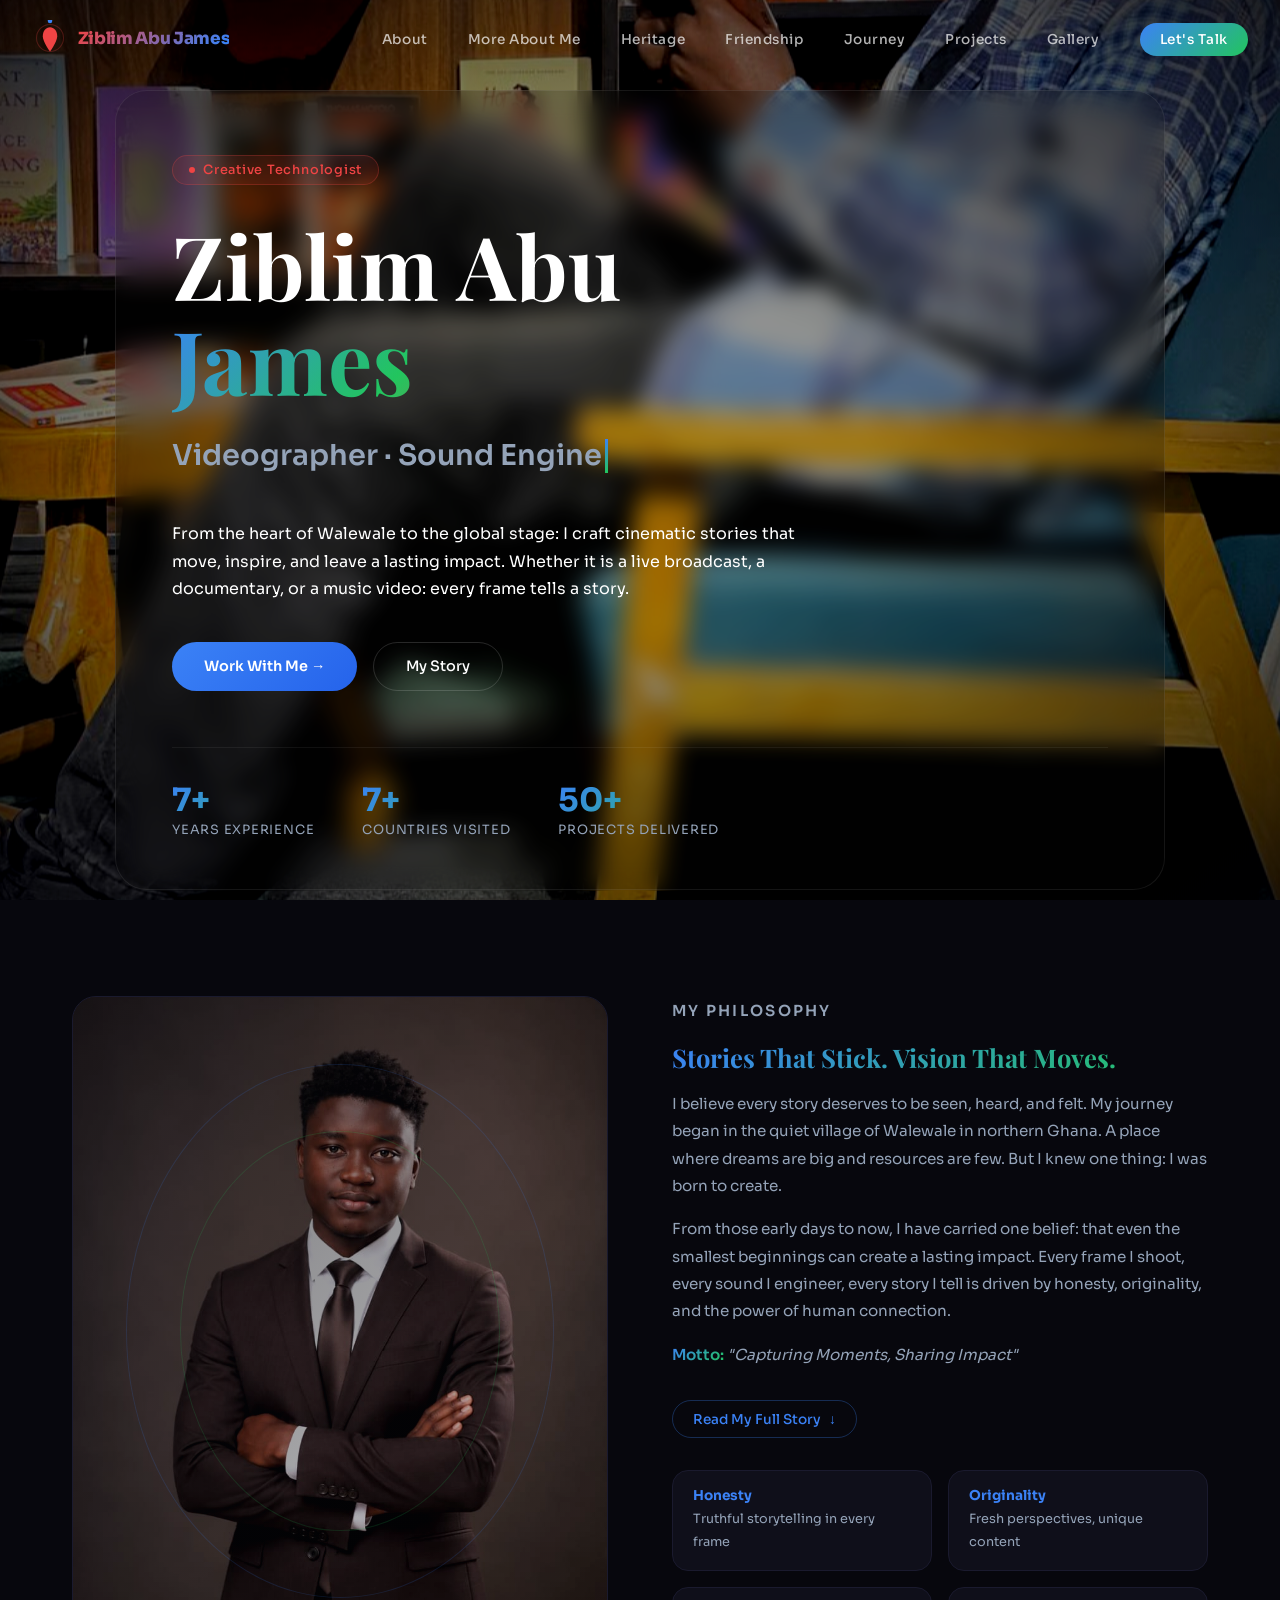
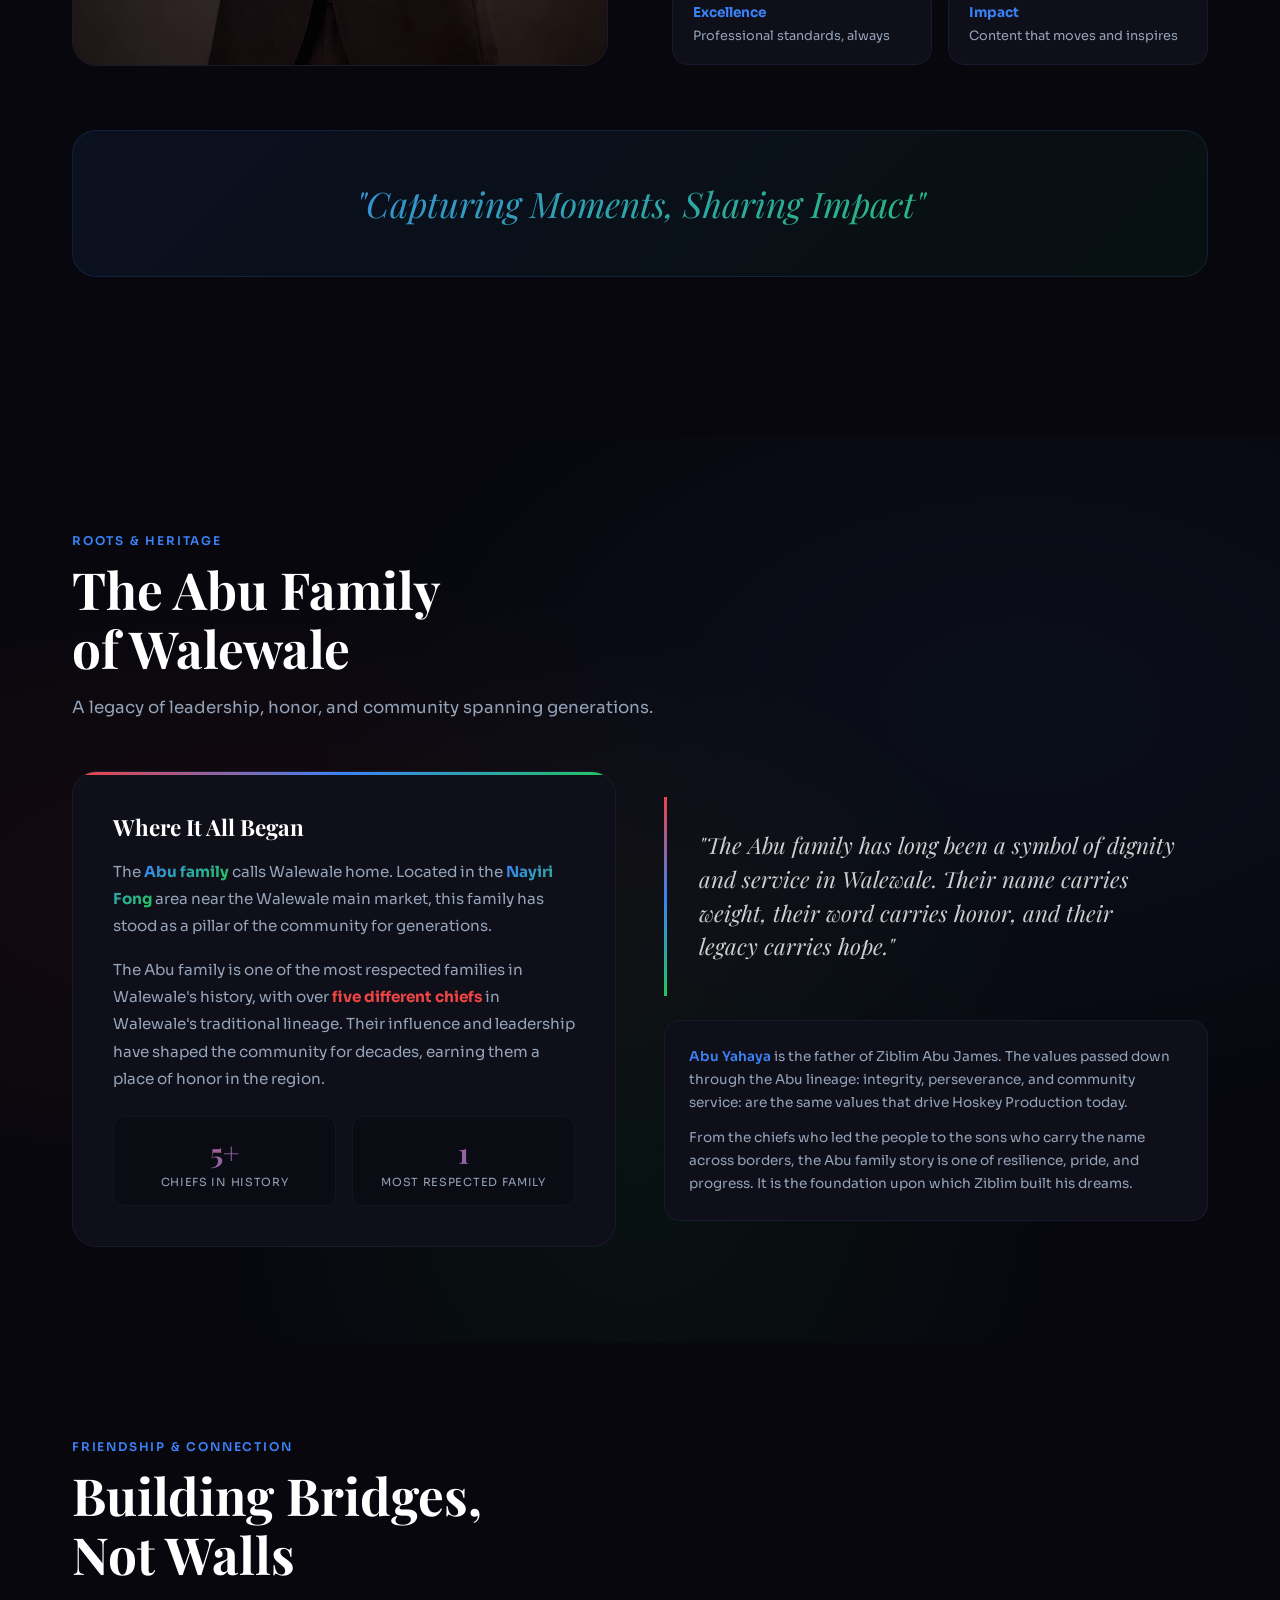
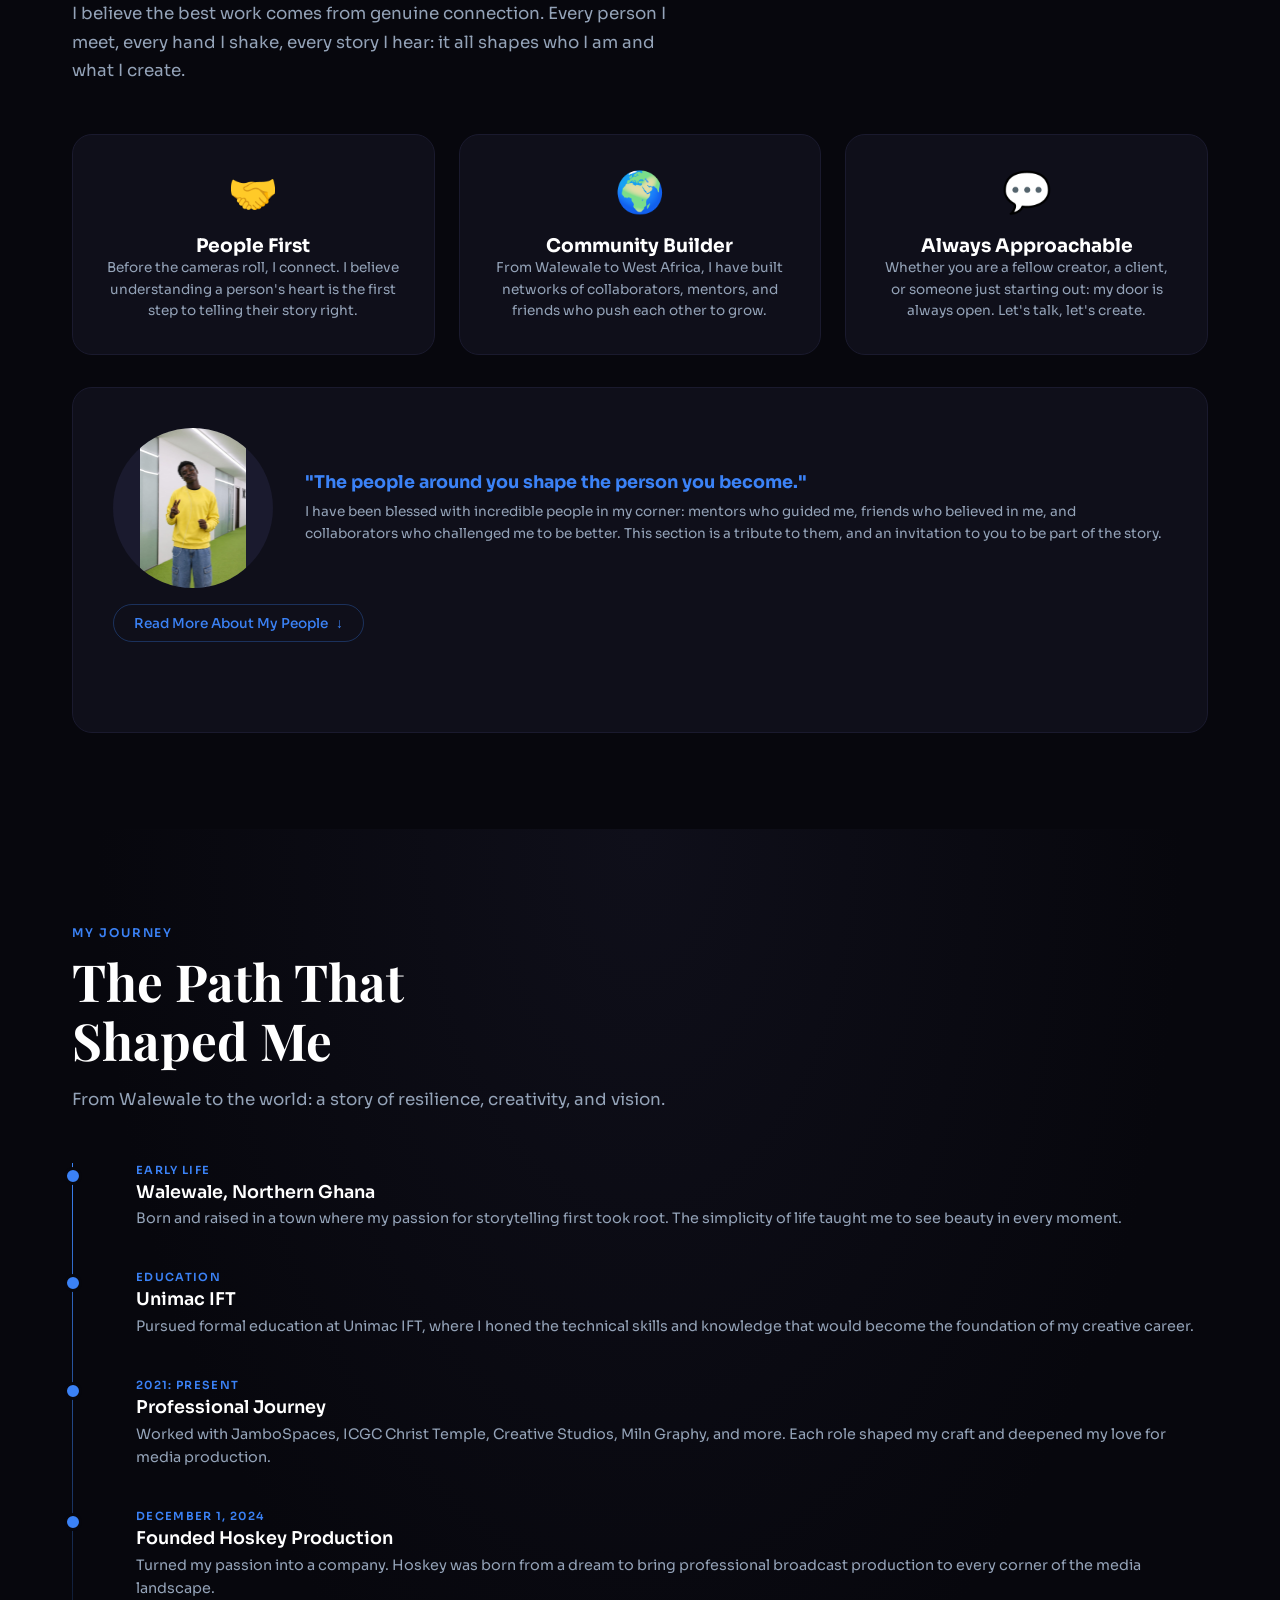
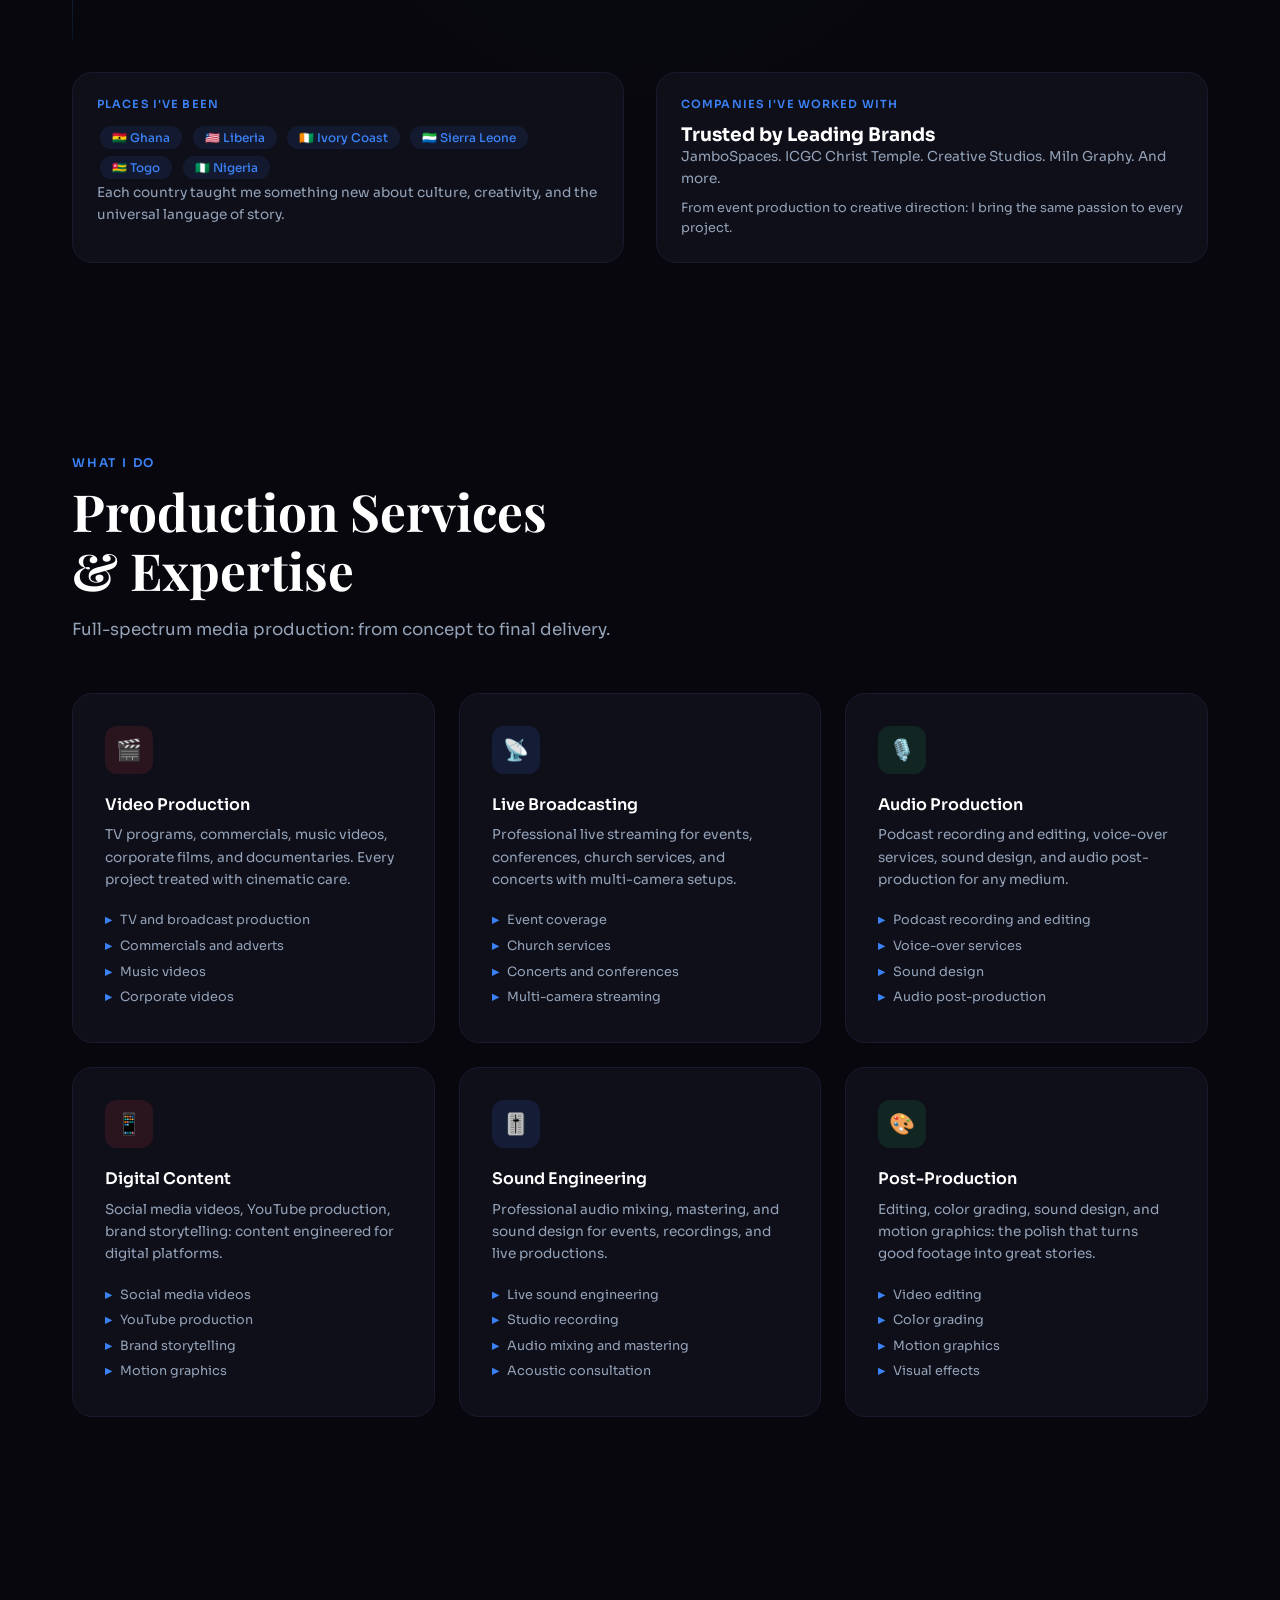
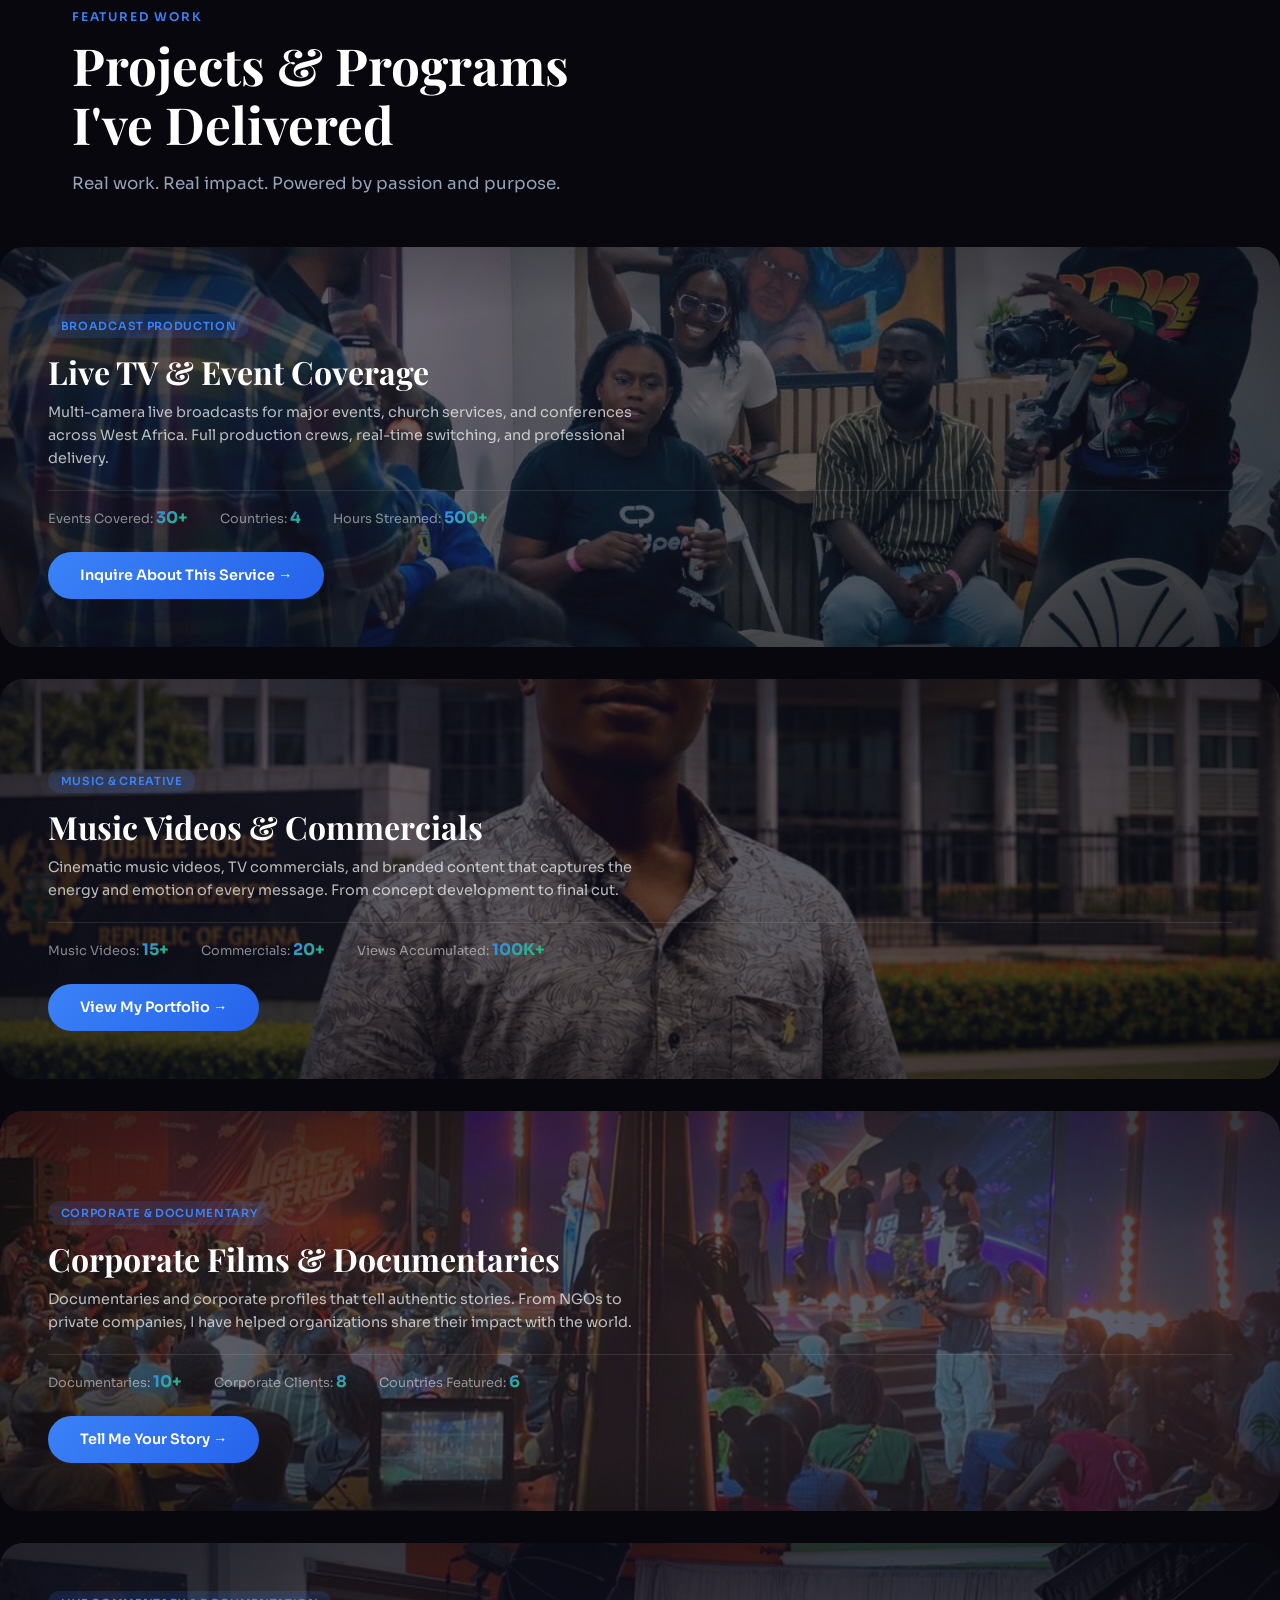
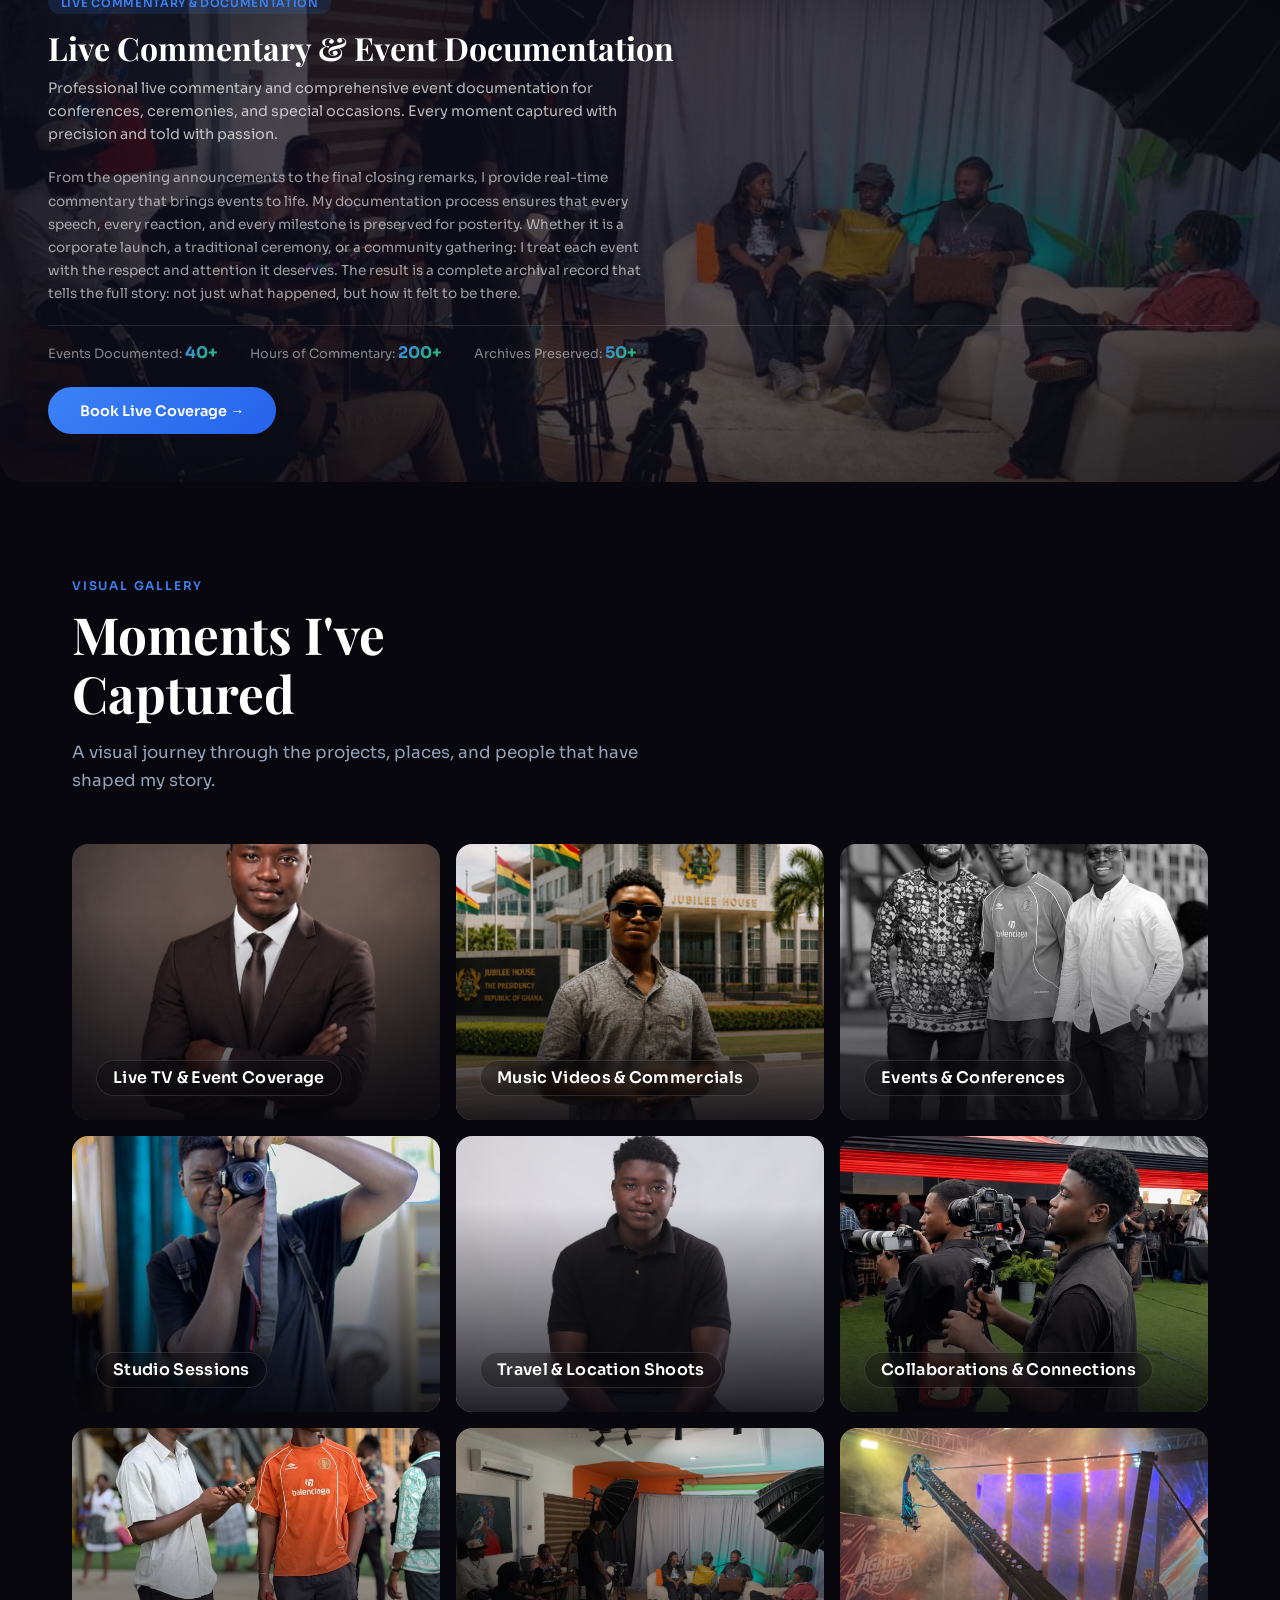
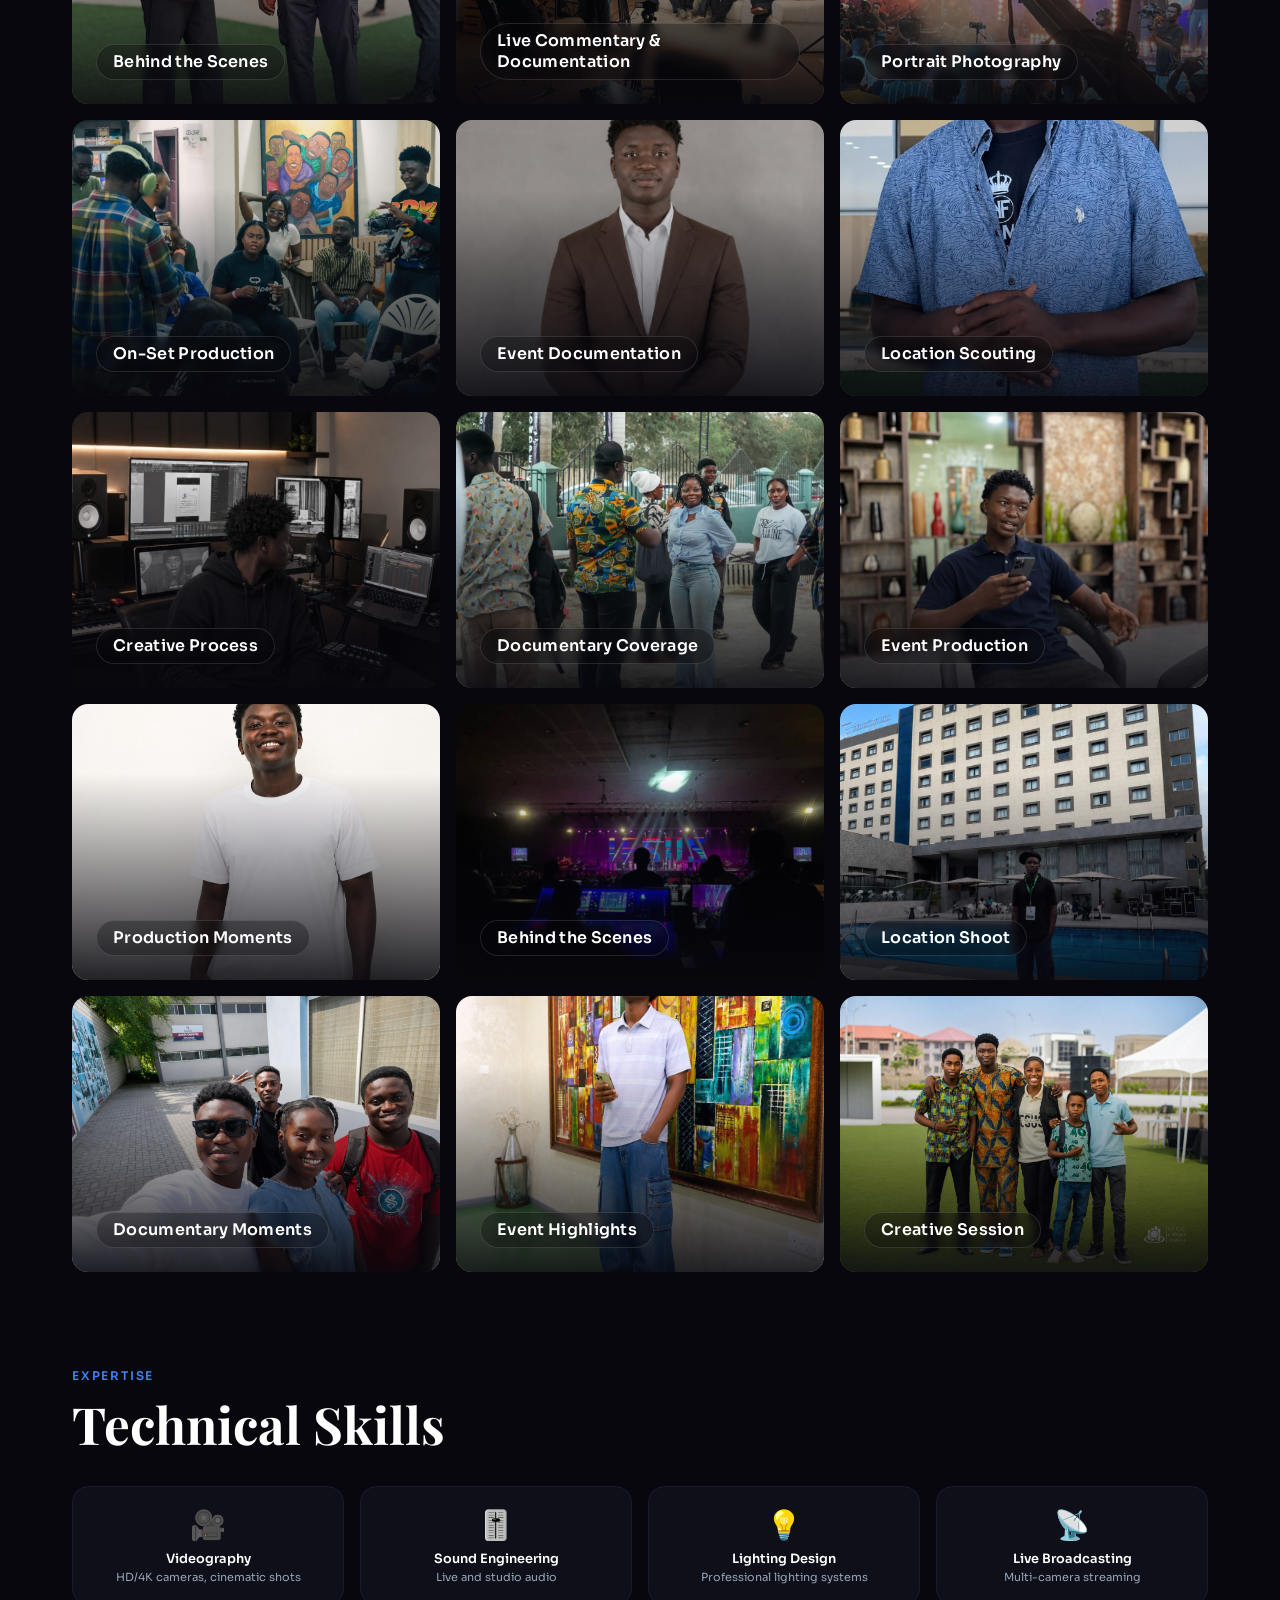
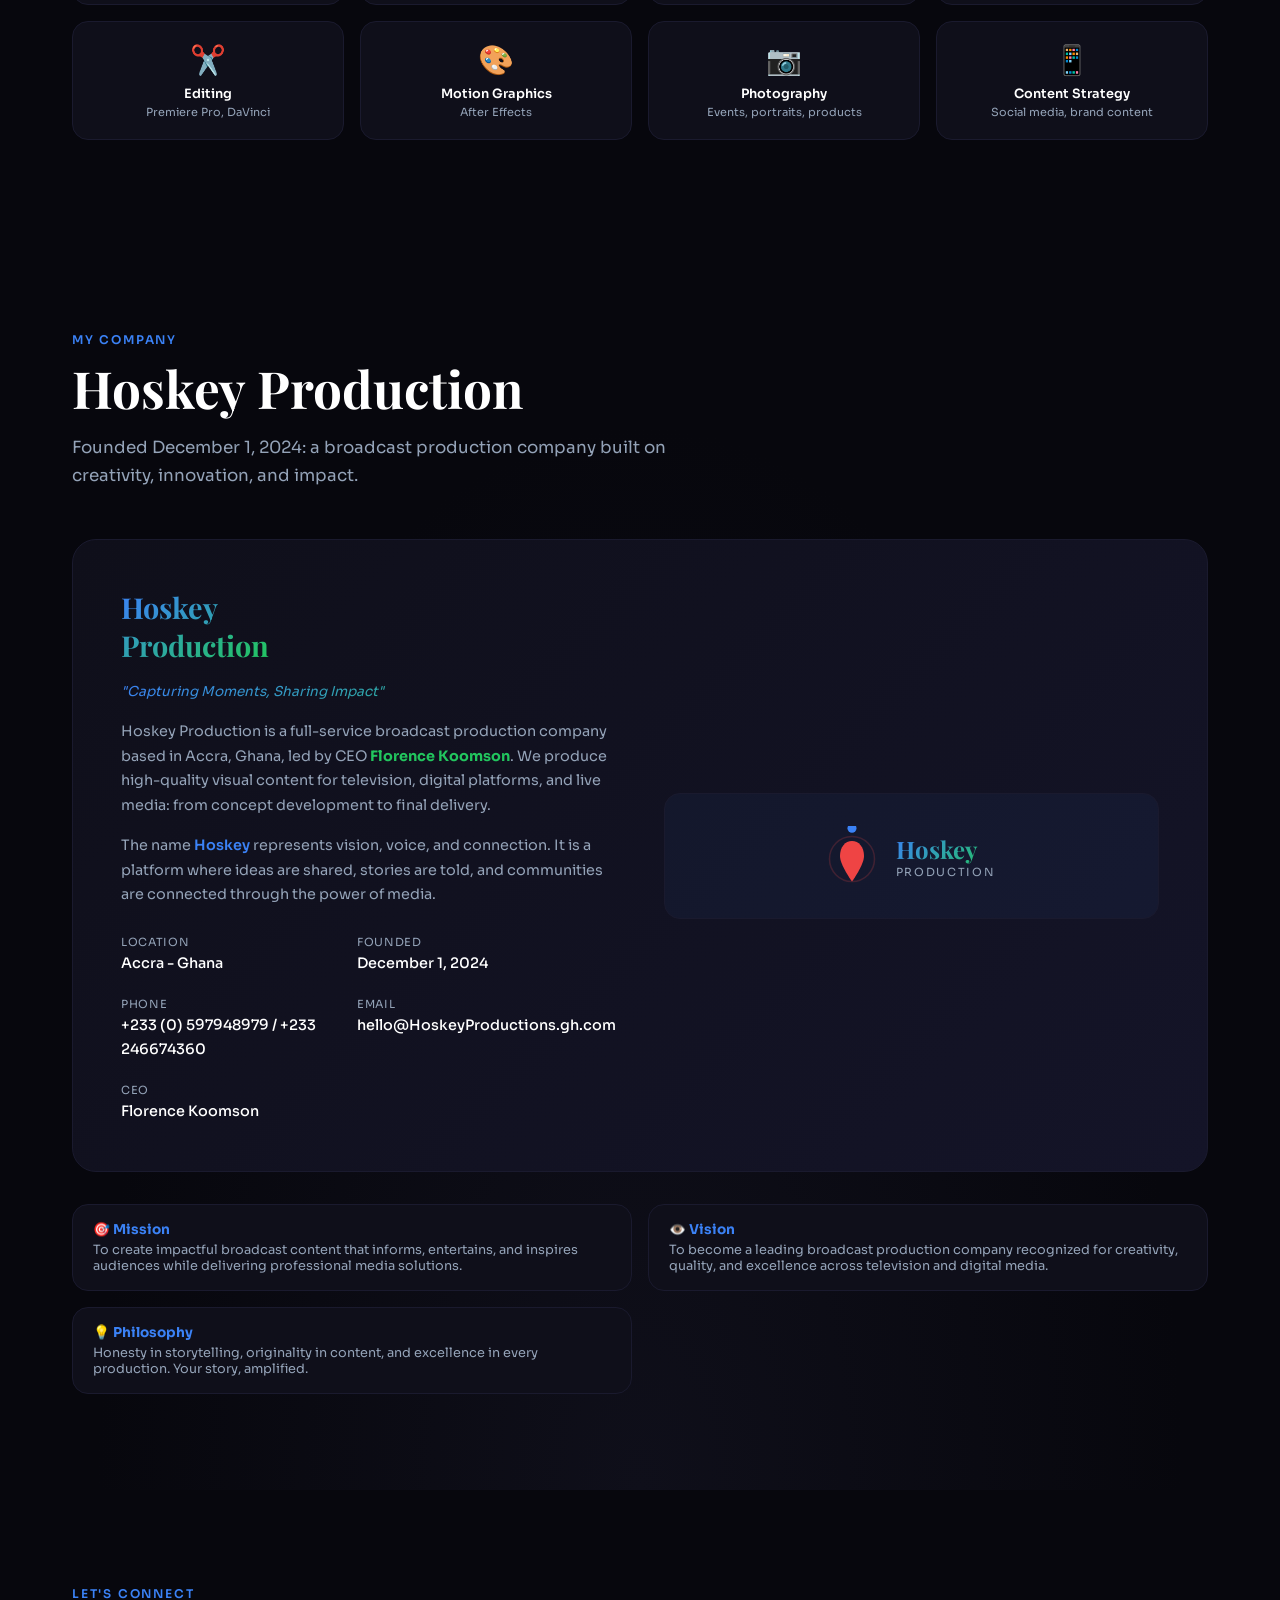
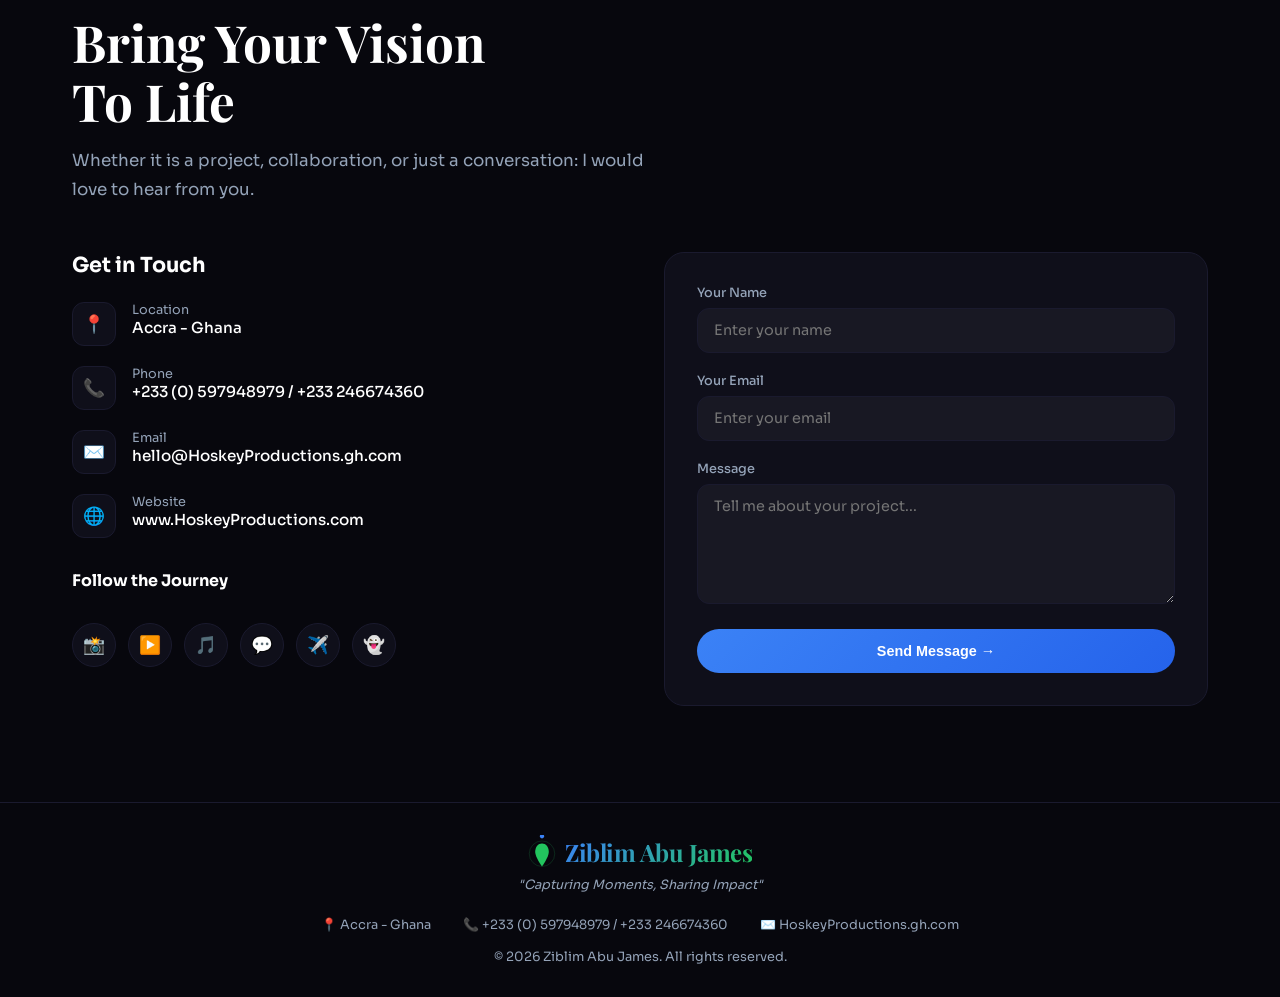
<file: index.html>
<!doctype html>
<html lang="en">
  <head>
    <meta charset="UTF-8" />
    <meta name="viewport" content="width=device-width, initial-scale=1.0" />
    <title>Ziblim Abu James — Creative Technologist</title>
    <link rel="preconnect" href="https://fonts.googleapis.com" />
    <link rel="preconnect" href="https://fonts.gstatic.com" crossorigin />
    <link
      href="https://fonts.googleapis.com/css2?family=Sora:wght@300;400;500;600;700;800&family=Playfair+Display:ital,wght@0,400;0,500;0,600;0,700;0,800;1,500&display=swap"
      rel="stylesheet"
    />
    <link rel="stylesheet" href="style.css" />
  </head>
  <body>
    <nav id="navbar">
      <a href="#home" class="rise-logo nav-logo">
        <svg viewBox="0 0 32 40" fill="none" xmlns="http://www.w3.org/2000/svg">
          <circle
            cx="16"
            cy="20"
            r="15"
            stroke="url(#g)"
            stroke-width="1.2"
            opacity="0.25"
          />
          <path
            d="M16 35 C16 35 8 24 8 18 C8 12 11.5 8 16 8 C20.5 8 24 12 24 18 C24 24 16 35 16 35Z"
            fill="url(#g)"
          />
          <path
            d="M16 8 L16 2"
            stroke="url(#g)"
            stroke-width="2"
            stroke-linecap="round"
          />
          <circle cx="16" cy="1" r="2.5" fill="var(--brand-blue)" />
          <defs>
            <linearGradient id="g" x1="16" y1="35" x2="16" y2="1">
              <stop offset="0%" stop-color="#1a1a2e" stop-opacity="0.3" />
              <stop offset="40%" stop-color="#3b82f6" stop-opacity="0.6" />
              <stop offset="80%" stop-color="#22c55e" />
              <stop offset="100%" stop-color="#ef4444" />
            </linearGradient>
          </defs>
        </svg>
        <span class="wordmark">Ziblim Abu James</span>
      </a>
      <ul class="nav-links" id="navLinks">
        <li><a href="#about">About</a></li>
        <li><a href="about.html">More About Me</a></li>
        <li><a href="#heritage">Heritage</a></li>
        <li><a href="#friendship">Friendship</a></li>
        <li><a href="#journey">Journey</a></li>
        <li><a href="#projects">Projects</a></li>
        <li><a href="#gallery">Gallery</a></li>
        <li><a href="#contact" class="nav-cta">Let's Talk</a></li>
      </ul>
      <button class="hamburger" id="hamburger" aria-label="Menu">
        <span></span><span></span><span></span>
      </button>
    </nav>

    <section class="hero" id="home">
      <div class="hero-grid"></div>
      <div
        class="hero-bg-img img-fix"
        style="background-image: url(&quot;images/img13.jpeg&quot;)"
      ></div>
      <div class="container hero-content">
        <div class="hero-badge"><span></span> Creative Technologist</div>
        <h1>
          Ziblim Abu<br>
          <span class="highlight">James</span>
        </h1>
        <p class="hero-description">
          <span id="typewriterText"></span
          ><span class="typewriter-cursor"></span>
        </p>
        <p class="hero-tagline">
          From the heart of Walewale to the global stage: I craft cinematic
          stories that move, inspire, and leave a lasting impact. Whether it is
          a live broadcast, a documentary, or a music video: every frame tells
          a story.
        </p>
        <div class="hero-buttons">
          <a href="#contact" class="btn-primary">Work With Me →</a>
          <a href="#journey" class="btn-outline">My Story</a>
        </div>
        <div class="hero-stats">
          <div class="hero-stat"><h2>
              <span class="stat-value" data-target="7" data-suffix="+">0</span>
            </h2>
            <p>Years Experience</p>
          </div>
          <div class="hero-stat"><h2>
              <span class="stat-value" data-target="7" data-suffix="+">0</span>
            </h2>
            <p>Countries Visited</p>
          </div>
          <div class="hero-stat"><h2>
              <span class="stat-value" data-target="50" data-suffix="+">0</span>
            </h2>
            <p>Projects Delivered</p>
          </div>
        </div>
      </div>
    </section>

    <section class="section" id="about">
      <div class="container">
        <div class="about-grid">
          <div class="about-visual reveal">
            <img
              src="images/img2.jpeg"
              alt="Ziblim Abu James"
              class="img-fix z-1"
            />
            <div class="overlay z-2"></div>
            <div
              class="glow-ring"
              style="
                position: absolute;
                width: 80%;
                height: 80%;
                border-radius: 50%;
                border: 1px solid rgba(59, 130, 246, 0.15);
                animation: ringPulse 4s ease-in-out infinite;
                pointer-events: none;
                z-index: 3;
              "
            ></div>
            <div
              class="glow-ring"
              style="
                position: absolute;
                width: 60%;
                height: 60%;
                border-radius: 50%;
                border: 1px solid rgba(34, 197, 94, 0.15);
                animation: ringPulse 4s ease-in-out infinite;
                animation-delay: 1.5s;
                pointer-events: none;
                z-index: 3;
              "
            ></div>
          </div>
          <div class="about-text reveal reveal-delay-1">
            <p class="section-label">My Philosophy</p>
            <h3>Stories That Stick. Vision That Moves.</h3>
            <p>
              I believe every story deserves to be seen, heard, and felt. My
              journey began in the quiet village of Walewale in northern Ghana.
              A place where dreams are big and resources are few. But I knew one
              thing: I was born to create.
            </p>
            <p>
              From those early days to now, I have carried one belief: that even
              the smallest beginnings can create a lasting impact. Every frame I
              shoot, every sound I engineer, every story I tell is driven by
              honesty, originality, and the power of human connection.
            </p>
            <p>
              <span
                style="
                  background: linear-gradient(
                    135deg,
                    var(--brand-blue),
                    var(--brand-green)
                  );
                  -webkit-background-clip: text;
                  -webkit-text-fill-color: transparent;
                  font-weight: 600;
                "
                >Motto:</span
              >
              <em>"Capturing Moments, Sharing Impact"</em>
            </p>

            <button
              class="expand-btn mt-1"
              data-target="storyContent"
              data-open-text="Show Less"
              data-close-text="Read My Full Story"
            >
              <span class="expand-label">Read My Full Story</span>
              <span class="arrow">↓</span>
            </button>
            <div class="expand-content" id="storyContent">
              <p>
                Life did not start easy for me. Growing up in Walewale, Northern
                Ghana, I knew what it meant to want. To dream big when the world
                around you offers little. There were days when the road ahead
                felt impossible, when the weight of circumstance pressed heavy
                on my shoulders. But even in those moments, I held onto
                something I could not quite name: a fire that refused to go out.
              </p>
              <p>
                I remember my first encounter with a camera. It was not mine. It
                was not even meant for me. But the moment I looked through that
                viewfinder, I saw the world differently. I saw that stories
                could be captured, moments could be frozen, and impact could be
                shared. That moment changed everything.
              </p>
              <p>
                I taught myself. I stumbled. I fell. I got back up. Every
                mistake became a lesson, every failure a stepping stone. I
                worked small gigs, took on every opportunity that came my way,
                and slowly: painfully slowly at times: I began to build
                something. From a borrowed camera to my own equipment. From
                village gatherings to international events. From a boy with a
                dream to a man with a company.
              </p>
              <p>
                Today, I stand here not because the road was easy, but because I
                refused to give up. Hoskey Production is more than a business.
                It is proof that where you start does not determine where you
                end. It is a message to every young person in Walewale, in
                Ghana, in Africa: your circumstances do not define your destiny.
                Your determination does.
              </p>
              <p>
                I am still climbing. Still learning. Still growing. But I carry
                with me the lessons of every struggle, the gratitude for every
                helping hand, and the vision of a future where stories from
                every corner of this continent can reach the world.
              </p>
            </div>

            <div class="about-values">
              <div class="value-item">
                <h4>Honesty</h4>
                <p>Truthful storytelling in every frame</p>
              </div>
              <div class="value-item">
                <h4>Originality</h4>
                <p>Fresh perspectives, unique content</p>
              </div>
              <div class="value-item">
                <h4>Excellence</h4>
                <p>Professional standards, always</p>
              </div>
              <div class="value-item">
                <h4>Impact</h4>
                <p>Content that moves and inspires</p>
              </div>
            </div>
          </div>
        </div>

        <div class="motto-banner reveal">
          <blockquote>
            "Capturing Moments, Sharing Impact"
            
          </blockquote>
        </div>
      </div>
    </section>

    <section class="section heritage-section" id="heritage">
      <div class="container">
        <p class="section-label reveal">Roots & Heritage</p>
        <h2 class="section-title reveal reveal-delay-1">
          The Abu Family<br>of Walewale
        </h2>
        <p class="section-sub reveal reveal-delay-2">
          A legacy of leadership, honor, and community spanning generations.
        </p>

        <div class="heritage-grid">
          <div class="heritage-card reveal">
            <h3>Where It All Began</h3>
            <p
              style="
                color: var(--text-muted);
                line-height: 1.8;
                font-size: 0.95rem;
              "
            >
              The <span class="heritage-highlight">Abu family</span> calls
              Walewale home. Located in the
              <span class="heritage-highlight">Nayiri Fong</span> area near the
              Walewale main market, this family has stood as a pillar of the
              community for generations.
            </p>
            <p
              style="
                color: var(--text-muted);
                line-height: 1.8;
                font-size: 0.95rem;
                margin-top: 1rem;
              "
            >
              The Abu family is one of the most respected families in Walewale's
              history, with over
              <span class="text-red"
                >five different chiefs</span
              >
              in Walewale's traditional lineage. Their influence and leadership
              have shaped the community for decades, earning them a place of
              honor in the region.
            </p>
            <div class="heritage-stats">
              <div class="heritage-stat">
                <div class="num">5+</div>
                <div class="lbl">Chiefs in History</div>
              </div>
              <div class="heritage-stat">
                <div class="num">1</div>
                <div class="lbl">Most Respected Family</div>
              </div>
            </div>
          </div>

          <div class="reveal reveal-delay-1">
            <div class="heritage-quote">
              "The Abu family has long been a symbol of dignity and service in
              Walewale. Their name carries weight, their word carries honor, and
              their legacy carries hope."
            </div>
            <div
              style="
                margin-top: 1.5rem;
                padding: 1.5rem;
                background: var(--card);
                border: 1px solid var(--card-border);
                border-radius: 1rem;
              "
            >
              <p
                style="
                  color: var(--text-muted);
                  font-size: 0.85rem;
                  line-height: 1.7;
                "
              >
                <span class="text-blue"
                  >Abu Yahaya</span
                >
                is the father of Ziblim Abu James. The values passed down
                through the Abu lineage: integrity, perseverance, and community
                service: are the same values that drive Hoskey Production today.
              </p>
              <p
                style="
                  color: var(--text-muted);
                  font-size: 0.85rem;
                  line-height: 1.7;
                  margin-top: 0.75rem;
                "
              >
                From the chiefs who led the people to the sons who carry the
                name across borders, the Abu family story is one of resilience,
                pride, and progress. It is the foundation upon which Ziblim
                built his dreams.
              </p>
            </div>
          </div>
        </div>
      </div>
    </section>

    <section class="section" id="friendship">
      <div class="container">
        <p class="section-label reveal">Friendship & Connection</p>
        <h2 class="section-title reveal reveal-delay-1">
          Building Bridges,<br>Not Walls
        </h2>
        <p class="section-sub reveal reveal-delay-2">
          I believe the best work comes from genuine connection. Every person I
          meet, every hand I shake, every story I hear: it all shapes who I am
          and what I create.
        </p>

        <div class="friendship-grid">
          <div class="friendship-card reveal">
            <div class="icon">🤝</div>
            <h3>People First</h3>
            <p>
              Before the cameras roll, I connect. I believe understanding a
              person's heart is the first step to telling their story right.
            </p>
          </div>
          <div class="friendship-card reveal reveal-delay-1">
            <div class="icon">🌍</div>
            <h3>Community Builder</h3>
            <p>
              From Walewale to West Africa, I have built networks of
              collaborators, mentors, and friends who push each other to grow.
            </p>
          </div>
          <div class="friendship-card reveal reveal-delay-2">
            <div class="icon">💬</div>
            <h3>Always Approachable</h3>
            <p>
              Whether you are a fellow creator, a client, or someone just
              starting out: my door is always open. Let's talk, let's create.
            </p>
          </div>
        </div>

        <div
          class="friendship-card reveal"
          style="
            margin-top: 2rem;
            padding: 2.5rem;
            text-align: left;
          "
        >
          <div style="display:grid;grid-template-columns:auto 1fr;gap:2rem;align-items:center">
            <div
              style="
                width: 160px;
                height: 160px;
                border-radius: 50%;
                overflow: hidden;
                flex-shrink: 0;
                background: var(--card-border);
                display: flex;
                align-items: center;
                justify-content: center;
                font-size: 2.5rem;
              "
            >
              <img
                src="images/img17.png"
                alt="Friends and collaborators"
                class="img-contain"
                onerror="
                  this.style.display = 'none';
                  this.parentElement.textContent = '🤝';
                "
              />
            </div>
            <div>
              <h4
                style="
                  color: var(--brand-blue);
                  font-size: 1.1rem;
                  margin-bottom: 0.5rem;
                "
              >
                "The people around you shape the person you become."
              </h4>
              <p
                style="
                  color: var(--text-muted);
                  font-size: 0.85rem;
                  line-height: 1.6;
                "
              >
                I have been blessed with incredible people in my corner: mentors
                who guided me, friends who believed in me, and collaborators who
                challenged me to be better. This section is a tribute to them, and
                an invitation to you to be part of the story.
              </p>
            </div>
          </div>
          <button
            class="expand-btn mt-1"
            data-target="friendshipStory"
            data-open-text="Show Less"
            data-close-text="Read More About My People"
          >
            <span class="expand-label">Read More About My People</span>
            <span class="arrow">↓</span>
          </button>
          <div class="expand-content" id="friendshipStory" style="background:var(--card);border:1px solid var(--card-border);border-radius:1rem;padding:1.5rem;margin-top:0">
            <p>
              Some of my closest relationships were forged in the most
              unlikely places. I remember showing up to my first professional
              gig with nothing but passion and a borrowed camera: and being
              welcomed by people who saw potential, not lack. Those early
              believers became family.
            </p>
            <p>
              Over the years, I have worked alongside some of the most
              talented individuals in broadcast media. We have shared long
              nights on set, celebrated wins together, and pushed each other
              through setbacks. These are the bonds that make this journey
              worthwhile.
            </p>
            <p>
              If you are reading this and we have worked together: thank you.
              If we have not met yet: I look forward to the day we do. Because
              every great story begins with a connection.
            </p>
          </div>
        </div>
      </div>
    </section>

    <section
      class="section"
      id="journey"
      style="
        background: radial-gradient(
          ellipse at 50% 0%,
          #0f0f1a 0%,
          transparent 60%
        );
      "
    >
      <div class="container">
        <p class="section-label reveal">My Journey</p>
        <h2 class="section-title reveal reveal-delay-1">
          The Path That<br>Shaped Me
        </h2>
        <p class="section-sub reveal reveal-delay-2">
          From Walewale to the world: a story of resilience, creativity, and
          vision.
        </p>

        <div class="timeline">
          <div class="timeline-item reveal">
            <div class="year">Early Life</div>
            <h3>Walewale, Northern Ghana</h3>
            <p>
              Born and raised in a town where my passion for storytelling first
              took root. The simplicity of life taught me to see beauty in every
              moment.
            </p>
          </div>
          <div class="timeline-item reveal reveal-delay-1">
            <div class="year">Education</div>
            <h3>Unimac IFT</h3>
            <p>
              Pursued formal education at Unimac IFT, where I honed the
              technical skills and knowledge that would become the foundation of
              my creative career.
            </p>
          </div>
          <div class="timeline-item reveal reveal-delay-2">
            <div class="year">2021: Present</div>
            <h3>Professional Journey</h3>
            <p>
              Worked with JamboSpaces, ICGC Christ Temple, Creative Studios,
              Miln Graphy, and more. Each role shaped my craft and deepened my
              love for media production.
            </p>
          </div>
          <div class="timeline-item reveal reveal-delay-3">
            <div class="year">December 1, 2024</div>
            <h3>Founded Hoskey Production</h3>
            <p>
              Turned my passion into a company. Hoskey was born from a dream to
              bring professional broadcast production to every corner of the
              media landscape.
            </p>
          </div>
        </div>

        <div class="journey-grid">
          <div class="journey-card reveal">
            <div class="label">Places I've Been</div>
            <div>
              <span class="place-tag">🇬🇭 Ghana</span>
              <span class="place-tag">🇱🇷 Liberia</span>
              <span class="place-tag">🇨🇮 Ivory Coast</span>
              <span class="place-tag">🇸🇱 Sierra Leone</span>
              <span class="place-tag">🇹🇬 Togo</span>
              <span class="place-tag">🇳🇬 Nigeria</span>
            </div>
            <p mt-075>
              Each country taught me something new about culture, creativity,
              and the universal language of story.
            </p>
          </div>
          <div class="journey-card reveal reveal-delay-1">
            <div class="label">Companies I've Worked With</div>
            <h3>Trusted by Leading Brands</h3>
            <p>
              JamboSpaces. ICGC Christ Temple. Creative Studios. Miln Graphy.
              And more.
            </p>
            <p
              style="
                margin-top: 0.5rem;
                font-size: 0.8rem;
                color: var(--text-muted);
              "
            >
              From event production to creative direction: I bring the same
              passion to every project.
            </p>
          </div>
        </div>
      </div>
    </section>

    <section class="section" id="services">
      <div class="container">
        <p class="section-label reveal">What I Do</p>
        <h2 class="section-title reveal reveal-delay-1">
          Production Services<br>& Expertise
        </h2>
        <p class="section-sub reveal reveal-delay-2">
          Full-spectrum media production: from concept to final delivery.
        </p>

        <div class="services-grid">
          <div class="service-card reveal">
            <div
              class="service-icon"
              style="
                background: rgba(239, 68, 68, 0.12);
                color: var(--brand-red);
              "
            >
              🎬
            </div>
            <h3>Video Production</h3>
            <p>
              TV programs, commercials, music videos, corporate films, and
              documentaries. Every project treated with cinematic care.
            </p>
            <ul>
              <li>TV and broadcast production</li>
              <li>Commercials and adverts</li>
              <li>Music videos</li>
              <li>Corporate videos</li>
            </ul>
          </div>
          <div class="service-card reveal reveal-delay-1">
            <div
              class="service-icon"
              style="
                background: rgba(59, 130, 246, 0.12);
                color: var(--brand-blue);
              "
            >
              📡
            </div>
            <h3>Live Broadcasting</h3>
            <p>
              Professional live streaming for events, conferences, church
              services, and concerts with multi-camera setups.
            </p>
            <ul>
              <li>Event coverage</li>
              <li>Church services</li>
              <li>Concerts and conferences</li>
              <li>Multi-camera streaming</li>
            </ul>
          </div>
          <div class="service-card reveal reveal-delay-2">
            <div
              class="service-icon"
              style="
                background: rgba(34, 197, 94, 0.12);
                color: var(--brand-green);
              "
            >
              🎙️
            </div>
            <h3>Audio Production</h3>
            <p>
              Podcast recording and editing, voice-over services, sound design,
              and audio post-production for any medium.
            </p>
            <ul>
              <li>Podcast recording and editing</li>
              <li>Voice-over services</li>
              <li>Sound design</li>
              <li>Audio post-production</li>
            </ul>
          </div>
          <div class="service-card reveal">
            <div
              class="service-icon"
              style="
                background: rgba(239, 68, 68, 0.12);
                color: var(--brand-red);
              "
            >
              📱
            </div>
            <h3>Digital Content</h3>
            <p>
              Social media videos, YouTube production, brand storytelling:
              content engineered for digital platforms.
            </p>
            <ul>
              <li>Social media videos</li>
              <li>YouTube production</li>
              <li>Brand storytelling</li>
              <li>Motion graphics</li>
            </ul>
          </div>
          <div class="service-card reveal reveal-delay-1">
            <div
              class="service-icon"
              style="
                background: rgba(59, 130, 246, 0.12);
                color: var(--brand-blue);
              "
            >
              🎚️
            </div>
            <h3>Sound Engineering</h3>
            <p>
              Professional audio mixing, mastering, and sound design for events,
              recordings, and live productions.
            </p>
            <ul>
              <li>Live sound engineering</li>
              <li>Studio recording</li>
              <li>Audio mixing and mastering</li>
              <li>Acoustic consultation</li>
            </ul>
          </div>
          <div class="service-card reveal reveal-delay-2">
            <div
              class="service-icon"
              style="
                background: rgba(34, 197, 94, 0.12);
                color: var(--brand-green);
              "
            >
              🎨
            </div>
            <h3>Post-Production</h3>
            <p>
              Editing, color grading, sound design, and motion graphics: the
              polish that turns good footage into great stories.
            </p>
            <ul>
              <li>Video editing</li>
              <li>Color grading</li>
              <li>Motion graphics</li>
              <li>Visual effects</li>
            </ul>
          </div>
        </div>
      </div>
    </section>

    <section class="section pb-0" id="projects">
      <div class="container">
        <p class="section-label reveal">Featured Work</p>
        <h2 class="section-title reveal reveal-delay-1">
          Projects & Programs<br>I've Delivered
        </h2>
        <p class="section-sub reveal reveal-delay-2">
          Real work. Real impact. Powered by passion and purpose.
        </p>
      </div>

      <div class="projects-grid">
        <div
          class="project-card reveal"
          style="background-image: linear-gradient(135deg, #1a1a2e, #0f0f1a)"
        >
          <div
            style="
              position: absolute;
              inset: 0;
              z-index: 0;
              background-size: cover;
              background-position: center;
              background-attachment: fixed;
              background-image: url(&quot;images/img16.png&quot;);
              opacity: 0.35;
            "
            class="img-fix"
          ></div>
          <div class="vignette vignette-light"></div>
          <div
            class="parallax-overlay"
            style="
              background: linear-gradient(
                180deg,
                transparent 15%,
                rgba(7, 7, 13, 0.95) 100%
              );
            "
          ></div>
          <div class="project-content">
            <span class="project-tag">Broadcast Production</span>
            <h3>Live TV & Event Coverage</h3>
            <p>
              Multi-camera live broadcasts for major events, church services,
              and conferences across West Africa. Full production crews,
              real-time switching, and professional delivery.
            </p>
            <div class="project-stats">
              <span>Events Covered: <strong>30+</strong></span>
              <span>Countries: <strong>4</strong></span>
              <span>Hours Streamed: <strong>500+</strong></span>
            </div>
            <a href="#contact" class="btn-primary mt-1-5"
              >Inquire About This Service →</a
            >
          </div>
        </div>

        <div
          class="project-card reveal reveal-delay-1"
          style="background-image: linear-gradient(135deg, #141428, #0f0f1a)"
        >
          <div
            style="
              position: absolute;
              inset: 0;
              z-index: 0;
              background-size: cover;
              background-position: center;
              background-attachment: fixed;
              background-image: url(&quot;images/img3.jpeg&quot;);
              opacity: 0.3;
            "
            class="img-fix"
          ></div>
          <div class="vignette vignette-light"></div>
          <div
            class="parallax-overlay"
            style="
              background: linear-gradient(
                180deg,
                transparent 20%,
                rgba(7, 7, 13, 0.92) 100%
              );
            "
          ></div>
          <div class="project-content">
            <span class="project-tag">Music & Creative</span>
            <h3>Music Videos & Commercials</h3>
            <p>
              Cinematic music videos, TV commercials, and branded content that
              captures the energy and emotion of every message. From concept
              development to final cut.
            </p>
            <div class="project-stats">
              <span>Music Videos: <strong>15+</strong></span>
              <span>Commercials: <strong>20+</strong></span>
              <span>Views Accumulated: <strong>100K+</strong></span>
            </div>
            <a href="#contact" class="btn-primary mt-1-5"
              >View My Portfolio →</a
            >
          </div>
        </div>

        <div
          class="project-card reveal reveal-delay-2"
          style="background-image: linear-gradient(135deg, #0f0f1a, #1a1a2e)"
        >
          <div
            style="
              position: absolute;
              inset: 0;
              z-index: 0;
              background-size: cover;
              background-position: center;
              background-attachment: fixed;
              background-image: url(&quot;images/img14.jpeg&quot;);
              opacity: 0.3;
            "
            class="img-fix"
          ></div>
          <div class="vignette vignette-light"></div>
          <div
            class="parallax-overlay"
            style="
              background: linear-gradient(
                180deg,
                transparent 20%,
                rgba(7, 7, 13, 0.92) 100%
              );
            "
          ></div>
          <div class="project-content">
            <span class="project-tag">Corporate & Documentary</span>
            <h3>Corporate Films & Documentaries</h3>
            <p>
              Documentaries and corporate profiles that tell authentic stories.
              From NGOs to private companies, I have helped organizations share
              their impact with the world.
            </p>
            <div class="project-stats">
              <span>Documentaries: <strong>10+</strong></span>
              <span>Corporate Clients: <strong>8</strong></span>
              <span>Countries Featured: <strong>6</strong></span>
            </div>
            <a href="#contact" class="btn-primary mt-1-5"
              >Tell Me Your Story →</a
            >
          </div>
        </div>

        <div
          class="project-card reveal"
          style="background-image: linear-gradient(135deg, #141428, #0f0f1a)"
        >
          <div
            style="
              position: absolute;
              inset: 0;
              z-index: 0;
              background-size: cover;
              background-position: center;
              background-attachment: fixed;
              background-image: url(&quot;images/img11.jpeg&quot;);
              opacity: 0.3;
            "
            class="img-fix"
          ></div>
          <div class="vignette vignette-light"></div>
          <div
            class="parallax-overlay"
            style="
              background: linear-gradient(
                180deg,
                transparent 20%,
                rgba(7, 7, 13, 0.92) 100%
              );
            "
          ></div>
          <div class="project-content">
            <span class="project-tag">Live Commentary & Documentation</span>
            <h3>Live Commentary & Event Documentation</h3>
            <p>
              Professional live commentary and comprehensive event documentation
              for conferences, ceremonies, and special occasions. Every moment
              captured with precision and told with passion.
            </p>
            <p
              style="
                color: rgba(255, 255, 255, 0.6);
                font-size: 0.85rem;
                line-height: 1.7;
                margin-top: 0.5rem;
              "
            >
              From the opening announcements to the final closing remarks, I
              provide real-time commentary that brings events to life. My
              documentation process ensures that every speech, every reaction,
              and every milestone is preserved for posterity. Whether it is a
              corporate launch, a traditional ceremony, or a community gathering:
              I treat each event with the respect and attention it deserves. The
              result is a complete archival record that tells the full story: not
              just what happened, but how it felt to be there.
            </p>
            <div class="project-stats">
              <span>Events Documented: <strong>40+</strong></span>
              <span>Hours of Commentary: <strong>200+</strong></span>
              <span>Archives Preserved: <strong>50+</strong></span>
            </div>
            <a href="#contact" class="btn-primary mt-1-5"
              >Book Live Coverage →</a
            >
          </div>
        </div>
      </div>
    </section>

    <section class="section" id="gallery">
      <div class="container">
        <p class="section-label reveal">Visual Gallery</p>
        <h2 class="section-title reveal reveal-delay-1">
          Moments I've<br>Captured
        </h2>
        <p class="section-sub reveal reveal-delay-2">
          A visual journey through the projects, places, and people that have
          shaped my story.
        </p>
      </div>

      <div class="gallery-container">
        <div class="gallery-grid" id="galleryGrid">
          <div class="gallery-item reveal" data-index="0">
            <span class="gallery-tag">Broadcast</span>
            <img
              src="images/img2.jpeg"
              alt="Live TV and event coverage"
              loading="lazy"
            />
            <div class="gallery-overlay">
              <span>Live TV & Event Coverage</span>
            </div>
          </div>
          <div class="gallery-item reveal reveal-delay-1" data-index="1">
            <span class="gallery-tag">Music</span>
            <img
              src="images/img3.jpeg"
              alt="Music video production"
              loading="lazy"
            />
            <div class="gallery-overlay">
              <span>Music Videos & Commercials</span>
            </div>
          </div>

          <div class="gallery-item reveal reveal-delay-1" data-index="4">
            <span class="gallery-tag">Event</span>
            <img src="images/img6.jpeg" alt="Event coverage" loading="lazy" />
            <div class="gallery-overlay"><span>Events & Conferences</span></div>
          </div>
          <div class="gallery-item reveal reveal-delay-2" data-index="5">
            <span class="gallery-tag">Studio</span>
            <img src="images/img7.jpeg" alt="Studio work" loading="lazy" />
            <div class="gallery-overlay"><span>Studio Sessions</span></div>
          </div>
          <div class="gallery-item reveal" data-index="6">
            <span class="gallery-tag">Travel</span>
            <img src="images/img8.jpeg" alt="Travel and location shoots" loading="lazy" />
            <div class="gallery-overlay"><span>Travel & Location Shoots</span></div>
          </div>

          <div class="gallery-item reveal reveal-delay-2" data-index="8">
            <span class="gallery-tag">Collaboration</span>
            <img src="images/img4.jpeg" alt="Collaboration" loading="lazy" />
            <div class="gallery-overlay">
              <span>Collaborations & Connections</span>
            </div>
          </div>

          <div class="gallery-item reveal reveal-delay-1" data-index="10">
            <span class="gallery-tag">Behind the Scenes</span>
            <img
              src="images/img10.jpeg"
              alt="Behind the scenes"
              loading="lazy"
            />
            <div class="gallery-overlay"><span>Behind the Scenes</span></div>
          </div>
          <div class="gallery-item reveal reveal-delay-2" data-index="11">
            <span class="gallery-tag">Commentary</span>
            <img src="images/img11.jpeg" alt="Live commentary and documentation" loading="lazy" />
            <div class="gallery-overlay"><span>Live Commentary & Documentation</span></div>
          </div>
          <div class="gallery-item reveal" data-index="12">
            <span class="gallery-tag">Portrait</span>
            <img src="images/img15.png" alt="Portrait session" loading="lazy" />
            <div class="gallery-overlay"><span>Portrait Photography</span></div>
          </div>
          <div class="gallery-item reveal reveal-delay-1" data-index="13">
            <span class="gallery-tag">Production</span>
            <img src="images/img16.png" alt="Production work" loading="lazy" />
            <div class="gallery-overlay"><span>On-Set Production</span></div>
          </div>
          <div class="gallery-item reveal reveal-delay-1" data-index="14">
            <span class="gallery-tag">Event</span>
            <img src="images/img18.png" alt="Event documentation" loading="lazy" />
            <div class="gallery-overlay"><span>Event Documentation</span></div>
          </div>
          <div class="gallery-item reveal reveal-delay-2" data-index="15">
            <span class="gallery-tag">Location</span>
            <img src="images/img19.png" alt="Location scouting" loading="lazy" />
            <div class="gallery-overlay"><span>Location Scouting</span></div>
          </div>
          <div class="gallery-item reveal" data-index="16">
            <span class="gallery-tag">Behind the Scenes</span>
            <img src="images/img20.png" alt="Behind the scenes" loading="lazy" />
            <div class="gallery-overlay"><span>Creative Process</span></div>
          </div>
          <div class="gallery-item reveal reveal-delay-1" data-index="17">
            <span class="gallery-tag">Documentary</span>
            <img src="images/img21.png" alt="Documentary coverage" loading="lazy" />
            <div class="gallery-overlay"><span>Documentary Coverage</span></div>
          </div>
          <div class="gallery-item reveal reveal-delay-2" data-index="18">
            <span class="gallery-tag">Event</span>
            <img src="images/img22.png" alt="Event production" loading="lazy" />
            <div class="gallery-overlay"><span>Event Production</span></div>
          </div>
          <div class="gallery-item reveal" data-index="19">
            <span class="gallery-tag">Production</span>
            <img src="images/img23.png" alt="Production still" loading="lazy" />
            <div class="gallery-overlay"><span>Production Moments</span></div>
          </div>
          <div class="gallery-item reveal reveal-delay-1" data-index="20">
            <span class="gallery-tag">Behind the Scenes</span>
            <img src="images/img24.png" alt="Behind the scenes" loading="lazy" />
            <div class="gallery-overlay"><span>Behind the Scenes</span></div>
          </div>
          <div class="gallery-item reveal reveal-delay-2" data-index="21">
            <span class="gallery-tag">Location</span>
            <img src="images/img25.png" alt="Location shoot" loading="lazy" />
            <div class="gallery-overlay"><span>Location Shoot</span></div>
          </div>
          <div class="gallery-item reveal" data-index="22">
            <span class="gallery-tag">Documentary</span>
            <img src="images/img26.png" alt="Documentary footage" loading="lazy" />
            <div class="gallery-overlay"><span>Documentary Moments</span></div>
          </div>
          <div class="gallery-item reveal reveal-delay-1" data-index="23">
            <span class="gallery-tag">Event</span>
            <img src="images/img27.png" alt="Event coverage" loading="lazy" />
            <div class="gallery-overlay"><span>Event Highlights</span></div>
          </div>
          <div class="gallery-item reveal reveal-delay-2" data-index="24">
            <span class="gallery-tag">Creative</span>
            <img src="images/img28.png" alt="Creative session" loading="lazy" />
            <div class="gallery-overlay"><span>Creative Session</span></div>
          </div>
        </div>
      </div>
    </section>

    <div class="lightbox" id="lightbox">
      <button class="lightbox-close" id="lightboxClose">×</button>
      <button class="lightbox-nav lightbox-prev" id="lightboxPrev">‹</button>
      <button class="lightbox-nav lightbox-next" id="lightboxNext">›</button>
      <img class="lightbox-img" id="lightboxImg" alt="Lightbox image" />
      <div class="lightbox-counter" id="lightboxCounter"></div>
    </div>

    <section class="section pt-0">
      <div class="container">
        <p class="section-label reveal">Expertise</p>
        <h2 class="section-title reveal reveal-delay-1">Technical Skills</h2>
        <div class="skills-grid mt-2">
          <div class="skill-item reveal">
            <div class="skill-icon">🎥</div>
            <h3>Videography</h3>
            <p>HD/4K cameras, cinematic shots</p>
          </div>
          <div class="skill-item reveal reveal-delay-1">
            <div class="skill-icon">🎚️</div>
            <h3>Sound Engineering</h3>
            <p>Live and studio audio</p>
          </div>
          <div class="skill-item reveal reveal-delay-2">
            <div class="skill-icon">💡</div>
            <h3>Lighting Design</h3>
            <p>Professional lighting systems</p>
          </div>
          <div class="skill-item reveal reveal-delay-3">
            <div class="skill-icon">📡</div>
            <h3>Live Broadcasting</h3>
            <p>Multi-camera streaming</p>
          </div>
          <div class="skill-item reveal">
            <div class="skill-icon">✂️</div>
            <h3>Editing</h3>
            <p>Premiere Pro, DaVinci</p>
          </div>
          <div class="skill-item reveal reveal-delay-1">
            <div class="skill-icon">🎨</div>
            <h3>Motion Graphics</h3>
            <p>After Effects</p>
          </div>
          <div class="skill-item reveal reveal-delay-2">
            <div class="skill-icon">📷</div>
            <h3>Photography</h3>
            <p>Events, portraits, products</p>
          </div>
          <div class="skill-item reveal reveal-delay-3">
            <div class="skill-icon">📱</div>
            <h3>Content Strategy</h3>
            <p>Social media, brand content</p>
          </div>
        </div>
      </div>
    </section>

    <section
      class="section"
      id="hoskey"
      style="
        background: radial-gradient(
          ellipse at 50% 100%,
          #0f0f1a 0%,
          transparent 60%
        );
      "
    >
      <div class="container">
        <p class="section-label reveal">My Company</p>
        <h2 class="section-title reveal reveal-delay-1">Hoskey Production</h2>
        <p class="section-sub reveal reveal-delay-2">
          Founded December 1, 2024: a broadcast production company built on
          creativity, innovation, and impact.
        </p>

        <div class="company-card reveal">
          <div>
            <h3>
              <span>Hoskey<br>Production</span>
            </h3>
            <p
              style="
                font-style: italic;
                font-size: 0.85rem;
                margin-bottom: 1rem;
                background: linear-gradient(
                  135deg,
                  var(--brand-blue),
                  var(--brand-green)
                );
                -webkit-background-clip: text;
                -webkit-text-fill-color: transparent;
              "
            >
              "Capturing Moments, Sharing Impact"
            </p>
            <p>
              Hoskey Production is a full-service broadcast production company
              based in Accra, Ghana, led by CEO
              <strong style="color:var(--brand-green)">Florence Koomson</strong>.
              We produce high-quality visual content
              for television, digital platforms, and live media: from concept
              development to final delivery.
            </p>
            <p class="mt-1">
              The name
              <strong class="text-blue">Hoskey</strong>
              represents vision, voice, and connection. It is a platform where
              ideas are shared, stories are told, and communities are connected
              through the power of media.
            </p>
            <div class="company-details">
              <div class="company-detail">
                <span>Location</span>
                <p>Accra - Ghana</p>
              </div>
              <div class="company-detail">
                <span>Founded</span>
                <p>December 1, 2024</p>
              </div>
              <div class="company-detail">
                <span>Phone</span>
                <p>+233 (0) 597948979 / +233 246674360</p>
              </div>
              <div class="company-detail">
                <span>Email</span>
                <p>hello@HoskeyProductions.gh.com</p>
              </div>
              <div class="company-detail">
                <span>CEO</span>
                <p>Florence Koomson</p>
              </div>
            </div>
          </div>
          <div class="company-logo-placeholder rise-logo-footer">
            <svg
              viewBox="0 0 32 40"
              fill="none"
              xmlns="http://www.w3.org/2000/svg"
              style="width: 48px; height: 60px"
            >
              <circle
                cx="16"
                cy="22"
                r="15"
                stroke="url(#g2)"
                stroke-width="1"
                opacity="0.2"
              />
              <path
                d="M16 37 C16 37 8 26 8 20 C8 14 11.5 10 16 10 C20.5 10 24 14 24 20 C24 26 16 37 16 37Z"
                fill="url(#g2)"
              />
              <path
                d="M16 10 L16 3"
                stroke="url(#g2)"
                stroke-width="2.5"
                stroke-linecap="round"
              />
              <circle cx="16" cy="1.5" r="3" fill="var(--brand-blue)" />
              <defs>
                <linearGradient id="g2" x1="16" y1="37" x2="16" y2="1.5">
                  <stop offset="0%" stop-color="#1a1a2e" stop-opacity="0.3" />
                  <stop offset="35%" stop-color="#3b82f6" stop-opacity="0.5" />
                  <stop offset="70%" stop-color="#22c55e" />
                  <stop offset="100%" stop-color="#ef4444" />
                </linearGradient>
              </defs>
            </svg>
            <div>
              <div class="wordmark">Hoskey</div>
              <div
                style="
                  font-size: 0.7rem;
                  color: var(--text-muted);
                  letter-spacing: 0.15em;
                  text-transform: uppercase;
                "
              >
                Production
              </div>
            </div>
          </div>
        </div>

        <div
          class="about-values"
          grid-3
        >
          <div class="value-item reveal">
            <h4>🎯 Mission</h4>
            <p>
              To create impactful broadcast content that informs, entertains,
              and inspires audiences while delivering professional media
              solutions.
            </p>
          </div>
          <div class="value-item reveal reveal-delay-1">
            <h4>👁️ Vision</h4>
            <p>
              To become a leading broadcast production company recognized for
              creativity, quality, and excellence across television and digital
              media.
            </p>
          </div>
          <div class="value-item reveal reveal-delay-2">
            <h4>💡 Philosophy</h4>
            <p>
              Honesty in storytelling, originality in content, and excellence in
              every production. Your story, amplified.
            </p>
          </div>
        </div>
      </div>
    </section>

    <section class="section" id="contact">
      <div class="container">
        <p class="section-label reveal">Let's Connect</p>
        <h2 class="section-title reveal reveal-delay-1">
          Bring Your Vision<br>To Life
        </h2>
        <p class="section-sub reveal reveal-delay-2">
          Whether it is a project, collaboration, or just a conversation: I
          would love to hear from you.
        </p>

        <div class="contact-grid">
          <div class="contact-info reveal">
            <h3>Get in Touch</h3>
            <div class="contact-item">
              <div class="contact-icon">📍</div>
              <div>
                <h4>Location</h4>
                <p>Accra - Ghana</p>
              </div>
            </div>
            <div class="contact-item">
              <div class="contact-icon">📞</div>
              <div>
                <h4>Phone</h4>
                <p>+233 (0) 597948979 / +233 246674360</p>
              </div>
            </div>
            <div class="contact-item">
              <div class="contact-icon">✉️</div>
              <div>
                <h4>Email</h4>
                <p>hello@HoskeyProductions.gh.com</p>
              </div>
            </div>
            <div class="contact-item">
              <div class="contact-icon">🌐</div>
              <div>
                <h4>Website</h4>
                <p>www.HoskeyProductions.com</p>
              </div>
            </div>

            <h3 style="margin-top: 2rem; font-size: 1rem">
              Follow the Journey
            </h3>
            <div class="social-links">
              <a href="#" class="social-link" title="Instagram">📸</a>
              <a href="#" class="social-link" title="YouTube">▶️</a>
              <a href="#" class="social-link" title="TikTok">🎵</a>
              <a href="#" class="social-link" title="WhatsApp">💬</a>
              <a href="#" class="social-link" title="Telegram">✈️</a>
              <a href="#" class="social-link" title="Snapchat">👻</a>
            </div>
          </div>

          <form class="contact-form reveal reveal-delay-1" id="contactForm">
            <div class="form-group">
              <label>Your Name</label>
              <input
                type="text"
                name="name"
                required
                placeholder="Enter your name"
              />
            </div>
            <div class="form-group">
              <label>Your Email</label>
              <input
                type="email"
                name="email"
                required
                placeholder="Enter your email"
              />
            </div>
            <div class="form-group">
              <label>Message</label>
              <textarea
                name="message"
                required
                placeholder="Tell me about your project..."
              ></textarea>
            </div>
            <button
              type="submit"
              class="btn-primary w-full flex-center"
            >
              Send Message →
            </button>
            <p
              id="contactFeedback"
              style="
                display: none;
                margin-top: 0.75rem;
                font-size: 0.85rem;
                text-align: center;
              "
            ></p>
          </form>
        </div>
      </div>
    </section>

    <footer>
      <div class="container">
        <div
          class="rise-logo rise-logo-footer flex-center mb-05"
        >
          <svg
            viewBox="0 0 32 40"
            fill="none"
            xmlns="http://www.w3.org/2000/svg"
            style="width: 28px; height: 34px"
          >
            <circle
              cx="16"
              cy="22"
              r="15"
              stroke="url(#gf)"
              stroke-width="1"
              opacity="0.2"
            />
            <path
              d="M16 37 C16 37 8 26 8 20 C8 14 11.5 10 16 10 C20.5 10 24 14 24 20 C24 26 16 37 16 37Z"
              fill="url(#gf)"
            />
            <path
              d="M16 10 L16 3"
              stroke="url(#gf)"
              stroke-width="2"
              stroke-linecap="round"
            />
            <circle cx="16" cy="1.5" r="2.5" fill="var(--brand-blue)" />
            <defs>
              <linearGradient id="gf" x1="16" y1="37" x2="16" y2="1.5">
                <stop offset="0%" stop-color="#1a1a2e" />
                <stop offset="40%" stop-color="#3b82f6" stop-opacity="0.6" />
                <stop offset="100%" stop-color="#22c55e" />
              </linearGradient>
            </defs>
          </svg>
          <span class="wordmark">Ziblim Abu James</span>
        </div>
        <p
          style="
            font-style: italic;
            color: var(--text-muted);
            margin-bottom: 1.5rem;
          "
        >
          "Capturing Moments, Sharing Impact"
        </p>
        <p
          style="
            display: flex;
            justify-content: center;
            gap: 2rem;
            flex-wrap: wrap;
            margin-bottom: 1rem;
          "
        >
          <span>📍 Accra - Ghana</span>
          <span>📞 +233 (0) 597948979 / +233 246674360</span>
          <span>✉️ HoskeyProductions.gh.com</span>
        </p>
        <p>
          © 2026 Ziblim Abu James. All rights
          reserved.
        </p>
      </div>
    </footer>

    <div class="cursor-glow" id="cursorGlow"></div>

    <script src="script.js"></script>
  </body>
</html>
</file>
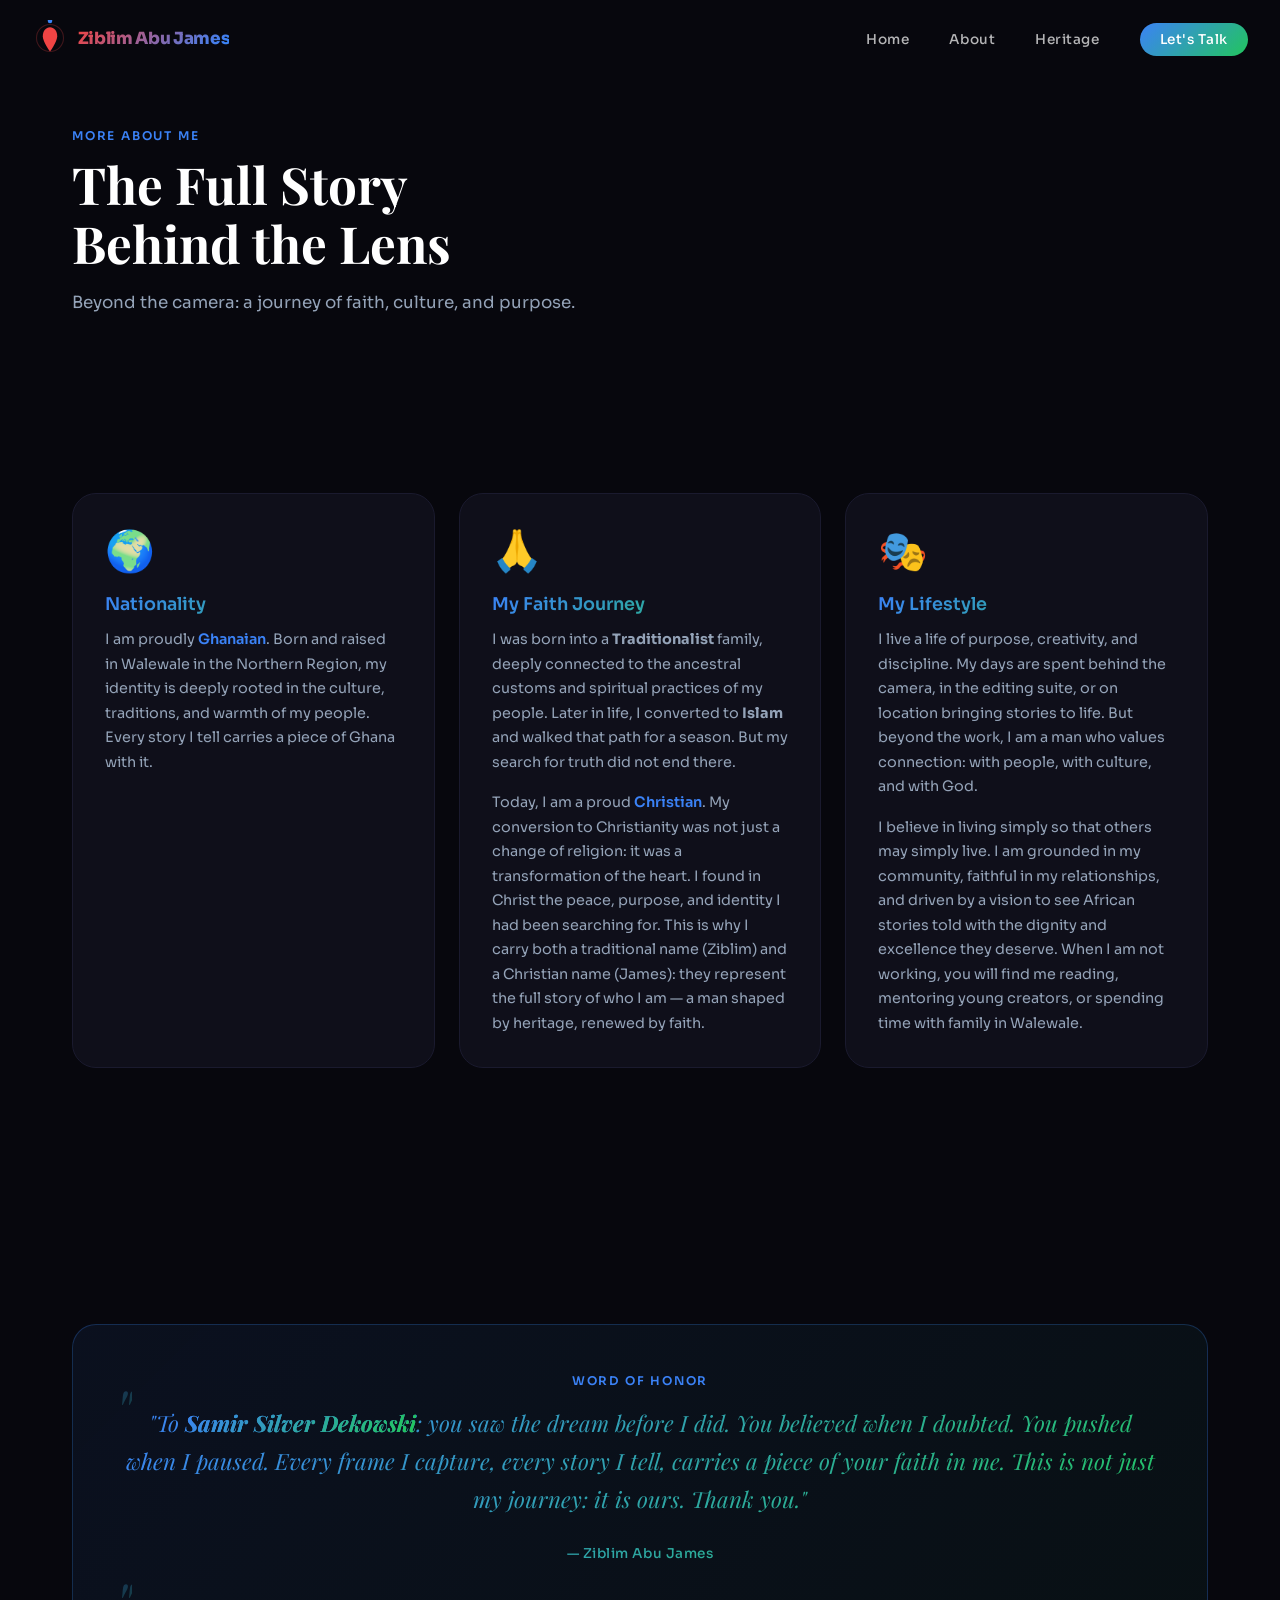
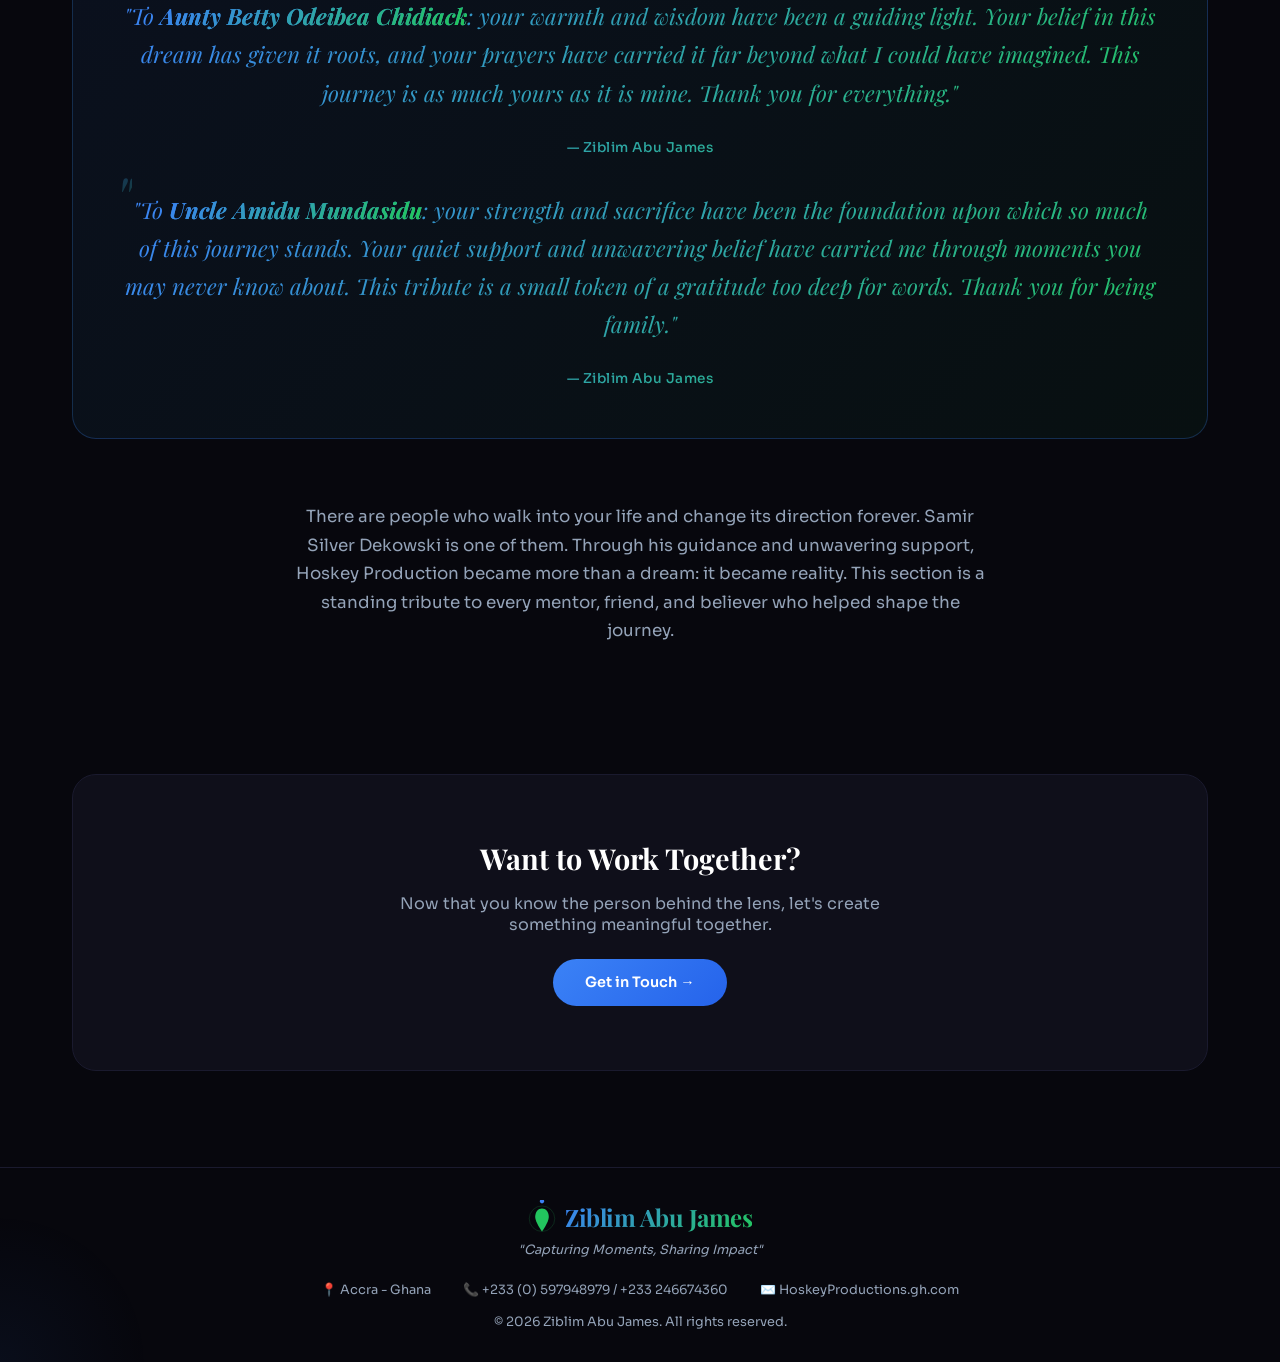
<file: about.html>
<!doctype html>
<html lang="en">
  <head>
    <meta charset="UTF-8">
    <meta name="viewport" content="width=device-width, initial-scale=1.0">
    <title>More About Me — Ziblim Abu James</title>
    <link rel="preconnect" href="https://fonts.googleapis.com">
    <link rel="preconnect" href="https://fonts.gstatic.com" crossorigin>
    <link href="https://fonts.googleapis.com/css2?family=Sora:wght@300;400;500;600;700;800&family=Playfair+Display:ital,wght@0,400;0,500;0,600;0,700;0,800;1,500&display=swap" rel="stylesheet">
    <link rel="stylesheet" href="style.css">
  </head>
  <body>
    <nav id="navbar">
      <a href="index.html" class="rise-logo nav-logo">
        <svg viewBox="0 0 32 40" fill="none" xmlns="http://www.w3.org/2000/svg">
          <circle cx="16" cy="20" r="15" stroke="url(#g)" stroke-width="1.2" opacity="0.25"/>
          <path d="M16 35 C16 35 8 24 8 18 C8 12 11.5 8 16 8 C20.5 8 24 12 24 18 C24 24 16 35 16 35Z" fill="url(#g)"/>
          <path d="M16 8 L16 2" stroke="url(#g)" stroke-width="2" stroke-linecap="round"/>
          <circle cx="16" cy="1" r="2.5" fill="var(--brand-blue)"/>
          <defs>
            <linearGradient id="g" x1="16" y1="35" x2="16" y2="1">
              <stop offset="0%" stop-color="#1a1a2e" stop-opacity="0.3"/>
              <stop offset="40%" stop-color="#3b82f6" stop-opacity="0.6"/>
              <stop offset="80%" stop-color="#22c55e"/>
              <stop offset="100%" stop-color="#ef4444"/>
            </linearGradient>
          </defs>
        </svg>
        <span class="wordmark">Ziblim Abu James</span>
      </a>
      <ul class="nav-links" id="navLinks">
        <li><a href="index.html">Home</a></li>
        <li><a href="index.html#about">About</a></li>
        <li><a href="index.html#heritage">Heritage</a></li>
        <li><a href="index.html#contact" class="nav-cta">Let's Talk</a></li>
      </ul>
      <button class="hamburger" id="hamburger" aria-label="Menu">
        <span></span><span></span><span></span>
      </button>
    </nav>

    <section class="section" style="padding-top: 8rem">
      <div class="container">
        <p class="section-label reveal">More About Me</p>
        <h2 class="section-title reveal reveal-delay-1">
          The Full Story<br>Behind the Lens
        </h2>
        <p class="section-sub reveal reveal-delay-2">
          Beyond the camera: a journey of faith, culture, and purpose.
        </p>
      </div>
    </section>

    <section class="section pt-0">
      <div class="container">
        <div class="about-page-grid">
          <div class="about-page-card reveal">
            <div class="about-card-icon">🌍</div>
            <h3>Nationality</h3>
            <p>
              I am proudly <strong class="text-blue">Ghanaian</strong>. Born and
              raised in Walewale in the Northern Region, my identity is deeply
              rooted in the culture, traditions, and warmth of my people. Every
              story I tell carries a piece of Ghana with it.
            </p>
          </div>

          <div class="about-page-card reveal reveal-delay-1">
            <div class="about-card-icon">🙏</div>
            <h3>My Faith Journey</h3>
            <p>
              I was born into a <strong>Traditionalist</strong> family, deeply
              connected to the ancestral customs and spiritual practices of my
              people. Later in life, I converted to <strong>Islam</strong> and
              walked that path for a season. But my search for truth did not end
              there.
            </p>
            <p style="margin-top: 1rem">
              Today, I am a proud <strong class="text-blue">Christian</strong>.
              My conversion to Christianity was not just a change of religion: it
              was a transformation of the heart. I found in Christ the peace,
              purpose, and identity I had been searching for. This is why I carry
              both a traditional name (Ziblim) and a Christian name (James): they
              represent the full story of who I am — a man shaped by heritage,
              renewed by faith.
            </p>
          </div>

          <div class="about-page-card reveal reveal-delay-2">
            <div class="about-card-icon">🎭</div>
            <h3>My Lifestyle</h3>
            <p>
              I live a life of purpose, creativity, and discipline. My days are
              spent behind the camera, in the editing suite, or on location
              bringing stories to life. But beyond the work, I am a man who
              values connection: with people, with culture, and with God.
            </p>
            <p style="margin-top: 1rem">
              I believe in living simply so that others may simply live. I am
              grounded in my community, faithful in my relationships, and driven
              by a vision to see African stories told with the dignity and
              excellence they deserve. When I am not working, you will find me
              reading, mentoring young creators, or spending time with family in
              Walewale.
            </p>
          </div>
        </div>
      </div>
    </section>

    <section class="section honor-section">
      <div class="container">
        <div class="motto-banner reveal" style="border-color: rgba(59,130,246,0.25)">
          <p class="section-label" style="text-align:center;margin-bottom:1rem">Word of Honor</p>
          <blockquote>
            "To <span class="honor-highlight">Samir Silver Dekowski</span>: you saw the dream before I did. You
            believed when I doubted. You pushed when I paused. Every frame I
            capture, every story I tell, carries a piece of your faith in me.
            This is not just my journey: it is ours. Thank you."
            <cite style="margin-top:1.5rem">— Ziblim Abu James</cite>
          </blockquote>
          <blockquote style="margin-top:2rem">
            "To <span class="honor-highlight">Aunty Betty Odeibea Chidiack</span>: your warmth and wisdom
            have been a guiding light. Your belief in this dream has given it
            roots, and your prayers have carried it far beyond what I could
            have imagined. This journey is as much yours as it is mine.
            Thank you for everything."
            <cite style="margin-top:1.5rem">— Ziblim Abu James</cite>
          </blockquote>
          <blockquote style="margin-top:2rem">
            "To <span class="honor-highlight">Uncle Amidu Mundasidu</span>: your strength and sacrifice
            have been the foundation upon which so much of this journey stands.
            Your quiet support and unwavering belief have carried me through
            moments you may never know about. This tribute is a small token of
            a gratitude too deep for words. Thank you for being family."
            <cite style="margin-top:1.5rem">— Ziblim Abu James</cite>
          </blockquote>
        </div>
        <p class="section-sub" style="text-align:center;max-width:700px;margin:2rem auto 0">
          There are people who walk into your life and change its direction
          forever. Samir Silver Dekowski is one of them. Through his guidance
          and unwavering support, Hoskey Production became more than a dream:
          it became reality. This section is a standing tribute to every mentor,
          friend, and believer who helped shape the journey.
        </p>
      </div>
    </section>

    <section class="section pt-0">
      <div class="container">
        <div class="about-page-cta reveal">
          <h3>Want to Work Together?</h3>
          <p>
            Now that you know the person behind the lens, let's create
            something meaningful together.
          </p>
          <a href="index.html#contact" class="btn-primary" style="margin-top:1.5rem">Get in Touch →</a>
        </div>
      </div>
    </section>

    <footer>
      <div class="container">
        <div class="rise-logo rise-logo-footer flex-center mb-05">
          <svg viewBox="0 0 32 40" fill="none" xmlns="http://www.w3.org/2000/svg" style="width:28px;height:34px">
            <circle cx="16" cy="22" r="15" stroke="url(#gf)" stroke-width="1" opacity="0.2"/>
            <path d="M16 37 C16 37 8 26 8 20 C8 14 11.5 10 16 10 C20.5 10 24 14 24 20 C24 26 16 37 16 37Z" fill="url(#gf)"/>
            <path d="M16 10 L16 3" stroke="url(#gf)" stroke-width="2" stroke-linecap="round"/>
            <circle cx="16" cy="1.5" r="2.5" fill="var(--brand-blue)"/>
            <defs>
              <linearGradient id="gf" x1="16" y1="37" x2="16" y2="1.5">
                <stop offset="0%" stop-color="#1a1a2e"/>
                <stop offset="40%" stop-color="#3b82f6" stop-opacity="0.6"/>
                <stop offset="100%" stop-color="#22c55e"/>
              </linearGradient>
            </defs>
          </svg>
          <span class="wordmark">Ziblim Abu James</span>
        </div>
        <p style="font-style:italic;color:var(--text-muted);margin-bottom:1.5rem">"Capturing Moments, Sharing Impact"</p>
        <p style="display:flex;justify-content:center;gap:2rem;flex-wrap:wrap;margin-bottom:1rem">
          <span>📍 Accra - Ghana</span>
          <span>📞 +233 (0) 597948979 / +233 246674360</span>
          <span>✉️ HoskeyProductions.gh.com</span>
        </p>
        <p>© 2026 Ziblim Abu James. All rights reserved.</p>
      </div>
    </footer>

    <div class="cursor-glow" id="cursorGlow"></div>
    <script src="script.js"></script>
  </body>
</html>
</file>
<file: style.css>
* {
  margin: 0;
  padding: 0;
  box-sizing: border-box;
}
html {
  scroll-behavior: smooth;
  overflow-x: hidden;
}
body {
  font-family: "Sora", sans-serif;
  background: #07070d;
  color: #ffffff;
  overflow-x: hidden;
  -webkit-font-smoothing: antialiased;
}

:root {
  --brand-red: #ef4444;
  --brand-green: #22c55e;
  --brand-blue: #3b82f6;
  --accent: var(--brand-blue);
  --bg: #07070d;
  --card: #0f0f1a;
  --card-border: #1a1a2e;
  --text: #ffffff;
  --text-muted: #94a3b8;
}

::selection {
  background: rgba(59, 130, 246, 0.3);
  color: #fff;
}

.rise-logo {
  display: inline-flex;
  align-items: center;
  gap: 0.6rem;
  text-decoration: none;
}
.rise-logo svg {
  width: 36px;
  height: 36px;
  flex-shrink: 0;
}
.rise-logo .wordmark {
  font-weight: 800;
  font-size: 1.05rem;
  letter-spacing: -0.02em;
  background: linear-gradient(
    135deg,
    var(--brand-red),
    var(--brand-blue),
    var(--brand-green)
  );
  background-size: 200% 100%;
  -webkit-background-clip: text;
  -webkit-text-fill-color: transparent;
  animation: gradientShift 6s ease infinite;
}
.rise-logo-footer svg {
  width: 40px;
  height: 40px;
}
.rise-logo-footer .wordmark {
  font-size: 1.5rem;
  font-family: "Playfair Display", sans-serif;
  font-weight: 700;
  background: linear-gradient(135deg, var(--brand-blue), var(--brand-green));
  -webkit-background-clip: text;
  -webkit-text-fill-color: transparent;
}

::-webkit-scrollbar {
  width: 6px;
}
::-webkit-scrollbar-track {
  background: var(--bg);
}
::-webkit-scrollbar-thumb {
  background: var(--brand-blue);
  border-radius: 3px;
}

.container {
  width: 100%;
  max-width: 1200px;
  margin: 0 auto;
  padding: 0 2rem;
}

nav {
  position: fixed;
  top: 0;
  left: 0;
  right: 0;
  z-index: 1000;
  padding: 1.25rem 2rem;
  display: flex;
  align-items: center;
  justify-content: space-between;
  transition:
    background 0.4s ease,
    padding 0.4s ease,
    backdrop-filter 0.4s ease;
}
nav.scrolled {
  background: rgba(7, 7, 13, 0.92);
  backdrop-filter: blur(16px);
  padding: 0.85rem 2rem;
  box-shadow: 0 1px 0 rgba(255, 255, 255, 0.06);
}
.nav-logo {
  text-decoration: none;
}
.nav-links {
  display: flex;
  gap: 2.5rem;
  list-style: none;
  align-items: center;
}
.nav-links a {
  color: rgba(255, 255, 255, 0.7);
  text-decoration: none;
  font-size: 0.85rem;
  font-weight: 500;
  letter-spacing: 0.04em;
  transition: color 0.3s ease;
  position: relative;
}
.nav-links a::after {
  content: "";
  position: absolute;
  left: 0;
  bottom: -4px;
  width: 0;
  height: 2px;
  background: linear-gradient(
    90deg,
    var(--brand-red),
    var(--brand-blue),
    var(--brand-green)
  );
  transition: width 0.3s ease;
  border-radius: 2px;
}
.nav-links a:hover {
  color: #ffffff;
}
.nav-links a:hover::after {
  width: 100%;
}
.nav-cta {
  background: linear-gradient(135deg, var(--brand-blue), var(--brand-green));
  color: #ffffff !important;
  padding: 0.5rem 1.25rem;
  border-radius: 100px;
  font-weight: 600;
  font-size: 0.8rem;
  transition:
    transform 0.3s ease,
    box-shadow 0.3s ease;
}
.nav-cta:hover {
  transform: scale(1.05);
  box-shadow: 0 8px 32px rgba(59, 130, 246, 0.35);
}
.nav-cta::after {
  display: none !important;
}
.hamburger {
  display: none;
  flex-direction: column;
  gap: 5px;
  cursor: pointer;
  background: none;
  border: none;
  padding: 4px;
}
.hamburger span {
  width: 24px;
  height: 2px;
  background: #ffffff;
  border-radius: 2px;
  transition:
    transform 0.3s ease,
    opacity 0.3s ease;
}
.hamburger.open span:nth-child(1) {
  transform: translateY(7px) rotate(45deg);
}
.hamburger.open span:nth-child(2) {
  opacity: 0;
}
.hamburger.open span:nth-child(3) {
  transform: translateY(-7px) rotate(-45deg);
}

.hero {
  min-height: 100vh;
  display: flex;
  align-items: center;
  position: relative;
  overflow: hidden;
}
.hero::before {
  content: "";
  position: absolute;
  inset: 0;
  background:
    radial-gradient(
      circle at 70% 30%,
      rgba(239, 68, 68, 0.08) 0%,
      transparent 50%
    ),
    radial-gradient(
      circle at 30% 60%,
      rgba(34, 197, 94, 0.06) 0%,
      transparent 50%
    ),
    radial-gradient(
      circle at 50% 80%,
      rgba(59, 130, 246, 0.08) 0%,
      transparent 50%
    );
  pointer-events: none;
}
.hero-grid {
  position: absolute;
  inset: 0;
  overflow: hidden;
  pointer-events: none;
}
.hero-grid::before {
  content: "";
  position: absolute;
  top: 0;
  left: 0;
  right: 0;
  bottom: 0;
  background-image:
    linear-gradient(rgba(255, 255, 255, 0.02) 1px, transparent 1px),
    linear-gradient(90deg, rgba(255, 255, 255, 0.02) 1px, transparent 1px);
  background-size: 60px 60px;
}
.hero-bg-img {
  position: absolute;
  inset: 0;
  z-index: 0;
  background-size: cover;
  background-position: center;
  will-change: transform;
}
.hero-bg-img::after {
  content: "";
  position: absolute;
  inset: 0;
  background: radial-gradient(
    ellipse at center,
    transparent 25%,
    rgba(7, 7, 13, 0.9) 100%
  );
}
.hero-content {
  position: relative;
  z-index: 3;
  max-width: 1050px;
  padding: 4rem 3.5rem 3rem;
  backdrop-filter: blur(12px);
  -webkit-backdrop-filter: blur(12px);
  border-radius: 2rem;
  background: rgba(7, 7, 13, 0.15);
  border: 1px solid rgba(255, 255, 255, 0.08);
  margin: 5rem auto 0;
}
.hero-badge {
  display: inline-flex;
  align-items: center;
  gap: 0.5rem;
  background: rgba(239, 68, 68, 0.1);
  border: 1px solid rgba(239, 68, 68, 0.25);
  padding: 0.4rem 1rem;
  border-radius: 100px;
  font-size: 0.8rem;
  color: var(--brand-red);
  font-weight: 500;
  letter-spacing: 0.06em;
  margin-bottom: 2rem;
  animation: floatBadge 4s ease-in-out infinite;
}
.hero-badge span {
  width: 6px;
  height: 6px;
  background: var(--brand-red);
  border-radius: 50%;
}
.hero h1 {
  font-family: "Playfair Display", sans-serif;
  font-size: clamp(3rem, 7vw, 5.5rem);
  font-weight: 700;
  line-height: 1.08;
  margin-bottom: 1.5rem;
}
.hero h1 .highlight {
  background: linear-gradient(
    135deg,
    var(--brand-blue),
    var(--brand-green),
    var(--brand-red)
  );
  background-size: 200% 100%;
  -webkit-background-clip: text;
  -webkit-text-fill-color: transparent;
  animation: gradientShift 6s ease infinite;
}
.hero p {
  color: var(--text-muted);
  line-height: 1.7;
  max-width: 640px;
  margin-bottom: 2.5rem;
}
.hero-description {
  font-size: clamp(1.3rem, 2.5vw, 1.8rem);
  font-weight: 600;
  min-height: 3rem;
  color: #ffffff;
}
.hero-description + .hero-tagline {
  margin-top: 0.75rem;
}
.hero .hero-tagline {
  font-size: clamp(0.9rem, 1.3vw, 1rem);
  color: #ffffff;
  min-height: 1.5rem;
}

.hero-buttons {
  display: flex;
  gap: 1rem;
  flex-wrap: wrap;
  margin-top: 0.75rem;
}
.btn-primary {
  display: inline-flex;
  align-items: center;
  gap: 0.5rem;
  background: linear-gradient(135deg, var(--brand-blue), #2563eb);
  color: #ffffff;
  padding: 0.9rem 2rem;
  border-radius: 100px;
  font-weight: 600;
  font-size: 0.9rem;
  text-decoration: none;
  transition:
    transform 0.3s ease,
    box-shadow 0.3s ease;
  border: none;
  cursor: pointer;
}
.btn-primary:hover {
  transform: translateY(-2px);
  box-shadow: 0 12px 40px rgba(59, 130, 246, 0.35);
}
.btn-green {
  display: inline-flex;
  align-items: center;
  gap: 0.5rem;
  background: linear-gradient(135deg, var(--brand-green), #16a34a);
  color: #ffffff;
  padding: 0.9rem 2rem;
  border-radius: 100px;
  font-weight: 600;
  font-size: 0.9rem;
  text-decoration: none;
  transition:
    transform 0.3s ease,
    box-shadow 0.3s ease;
  border: none;
  cursor: pointer;
}
.btn-green:hover {
  transform: translateY(-2px);
  box-shadow: 0 12px 40px rgba(34, 197, 94, 0.35);
}
.btn-outline {
  display: inline-flex;
  align-items: center;
  gap: 0.5rem;
  background: transparent;
  color: #ffffff;
  padding: 0.9rem 2rem;
  border-radius: 100px;
  font-weight: 500;
  font-size: 0.9rem;
  text-decoration: none;
  border: 1px solid rgba(255, 255, 255, 0.15);
  transition:
    border-color 0.3s ease,
    background 0.3s ease;
  cursor: pointer;
}
.btn-outline:hover {
  border-color: var(--brand-blue);
  background: rgba(59, 130, 246, 0.08);
}
.hero-stats {
  display: flex;
  gap: 3rem;
  margin-top: 3.5rem;
  padding-top: 2rem;
  border-top: 1px solid rgba(255, 255, 255, 0.06);
}
.hero-stat h2 {
  font-size: 2rem;
  font-weight: 700;
  background: linear-gradient(135deg, var(--brand-blue), var(--brand-green));
  -webkit-background-clip: text;
  -webkit-text-fill-color: transparent;
}
.hero-stat p {
  font-size: 0.8rem;
  color: var(--text-muted);
  margin-bottom: 0;
  text-transform: uppercase;
  letter-spacing: 0.06em;
}

.scroll-indicator {
  position: absolute;
  bottom: 2.5rem;
  left: 50%;
  transform: translateX(-50%);
  display: flex;
  flex-direction: column;
  align-items: center;
  gap: 0.5rem;
  color: rgba(255, 255, 255, 0.3);
  font-size: 0.7rem;
  letter-spacing: 0.1em;
  text-transform: uppercase;
}
.scroll-line {
  width: 1px;
  height: 40px;
  background: linear-gradient(to bottom, var(--brand-blue), transparent);
}

.section {
  padding: 6rem 0;
  position: relative;
}
.section-label {
  font-size: 0.75rem;
  font-weight: 600;
  letter-spacing: 0.15em;
  text-transform: uppercase;
  color: var(--brand-blue);
  margin-bottom: 0.75rem;
}
.section-title {
  font-family: "Playfair Display", sans-serif;
  font-size: clamp(2.2rem, 4vw, 3.2rem);
  font-weight: 700;
  margin-bottom: 1rem;
  line-height: 1.15;
}
.section-sub {
  color: var(--text-muted);
  font-size: 1.05rem;
  max-width: 600px;
  line-height: 1.7;
  margin-bottom: 3rem;
}

.about-grid {
  display: grid;
  grid-template-columns: 1fr 1fr;
  gap: 4rem;
  align-items: center;
}
.about-visual {
  position: relative;
  aspect-ratio: 4/5;
  background: radial-gradient(
    circle at center,
    rgba(59, 130, 246, 0.08),
    transparent
  );
  border-radius: 1.5rem;
  border: 1px solid var(--card-border);
  overflow: hidden;
  display: flex;
  align-items: center;
  justify-content: center;
}
.about-visual img {
  width: 100%;
  height: 100%;
  object-fit: cover;
}
.about-visual .overlay {
  position: absolute;
  inset: 0;
  background: linear-gradient(135deg, rgba(7, 7, 13, 0.6), rgba(7, 7, 13, 0.2));
}
@keyframes ringPulse {
  0%,
  100% {
    transform: scale(0.95);
    opacity: 0.5;
  }
  50% {
    transform: scale(1.05);
    opacity: 0.8;
  }
}
.about-text h3 {
  font-family: "Playfair Display", sans-serif;
  font-size: 1.6rem;
  margin-bottom: 1rem;
  background: linear-gradient(135deg, var(--brand-blue), var(--brand-green));
  -webkit-background-clip: text;
  -webkit-text-fill-color: transparent;
}
.about-text p {
  color: var(--text-muted);
  line-height: 1.8;
  margin-bottom: 1rem;
  font-size: 0.95rem;
}
.about-values {
  display: grid;
  grid-template-columns: 1fr 1fr;
  gap: 1rem;
  margin-top: 2rem;
}
.value-item {
  background: var(--card);
  border: 1px solid var(--card-border);
  padding: 1rem 1.25rem;
  border-radius: 1rem;
  transition: border-color 0.3s ease;
}
.value-item:nth-child(1):hover {
  border-color: rgba(239, 68, 68, 0.3);
}
.value-item:nth-child(2):hover {
  border-color: rgba(59, 130, 246, 0.3);
}
.value-item:nth-child(3):hover {
  border-color: rgba(34, 197, 94, 0.3);
}
.value-item:nth-child(4):hover {
  border-color: rgba(239, 68, 68, 0.3);
}
.value-item h4 {
  font-size: 0.85rem;
  color: var(--brand-blue);
  margin-bottom: 0.25rem;
}
.value-item p {
  font-size: 0.8rem;
  color: var(--text-muted);
  margin: 0;
}

.motto-banner {
  background: linear-gradient(
    135deg,
    rgba(59, 130, 246, 0.08),
    rgba(34, 197, 94, 0.05)
  );
  border: 1px solid rgba(59, 130, 246, 0.15);
  border-radius: 1.5rem;
  padding: 3rem;
  text-align: center;
  margin: 4rem 0;
}
.motto-banner blockquote {
  font-family: "Playfair Display", sans-serif;
  font-size: clamp(1.5rem, 3vw, 2.2rem);
  font-style: italic;
  background: linear-gradient(135deg, var(--brand-blue), var(--brand-green));
  -webkit-background-clip: text;
  -webkit-text-fill-color: transparent;
  line-height: 1.4;
}
.motto-banner cite {
  display: block;
  margin-top: 1rem;
  font-style: normal;
  font-size: 0.85rem;
  color: var(--text-muted);
  font-family: "Sora", sans-serif;
}

.friendship-bg {
  position: absolute;
  inset: 0;
  background-size: cover;
  background-position: center;
  opacity: 1;
}
.friendship-overlay {
  position: absolute;
  inset: 0;
  background: linear-gradient(
    180deg,
    var(--bg) 0%,
    transparent 30%,
    transparent 70%,
    var(--bg) 100%
  );
}
.friendship-content {
  position: relative;
  z-index: 2;
}
.friendship-grid {
  display: grid;
  grid-template-columns: repeat(3, 1fr);
  gap: 1.5rem;
  margin-top: 2rem;
}
.friendship-card {
  background: var(--card);
  border: 1px solid var(--card-border);
  border-radius: 1.25rem;
  padding: 2rem;
  text-align: center;
  transition:
    transform 0.3s ease,
    border-color 0.3s ease;
}
.friendship-card:nth-child(1):hover {
  border-color: rgba(239, 68, 68, 0.3);
}
.friendship-card:nth-child(2):hover {
  border-color: rgba(59, 130, 246, 0.3);
}
.friendship-card:nth-child(3):hover {
  border-color: rgba(34, 197, 94, 0.3);
}
.friendship-card:hover {
  transform: translateY(-4px);
}
.friendship-card .icon {
  font-size: 2.5rem;
  margin-bottom: 1rem;
}
.friendship-card h4 {
  font-size: 1.05rem;
  color: var(--brand-blue);
  margin-bottom: 0.5rem;
}
.friendship-card p {
  color: var(--text-muted);
  font-size: 0.85rem;
  line-height: 1.6;
}

.timeline {
  position: relative;
  padding-left: 2rem;
}
.timeline::before {
  content: "";
  position: absolute;
  left: 0;
  top: 0;
  bottom: 0;
  width: 1px;
  background: linear-gradient(
    to bottom,
    var(--brand-blue),
    rgba(59, 130, 246, 0.1)
  );
}
.timeline-item {
  position: relative;
  padding-bottom: 2.5rem;
  padding-left: 2rem;
}
.timeline-item::before {
  content: "";
  position: absolute;
  left: -2.5rem;
  top: 0.25rem;
  width: 12px;
  height: 12px;
  border-radius: 50%;
  background: var(--brand-blue);
  border: 3px solid var(--bg);
}
.timeline-item .year {
  font-size: 0.7rem;
  font-weight: 600;
  letter-spacing: 0.12em;
  text-transform: uppercase;
  color: var(--brand-blue);
  margin-bottom: 0.25rem;
}
.timeline-item h3 {
  font-size: 1.1rem;
  font-weight: 600;
  margin-bottom: 0.3rem;
}
.timeline-item p {
  color: var(--text-muted);
  font-size: 0.9rem;
  line-height: 1.6;
}

.journey-grid {
  display: grid;
  grid-template-columns: 1fr 1fr;
  gap: 2rem;
  margin-top: 2rem;
}
.journey-card {
  background: var(--card);
  border: 1px solid var(--card-border);
  border-radius: 1.25rem;
  padding: 1.5rem;
}
.journey-card .label {
  font-size: 0.7rem;
  text-transform: uppercase;
  letter-spacing: 0.1em;
  color: var(--brand-blue);
  font-weight: 600;
  margin-bottom: 0.75rem;
}
.journey-card h4 {
  font-size: 1rem;
  margin-bottom: 0.4rem;
}
.journey-card p {
  color: var(--text-muted);
  font-size: 0.85rem;
  line-height: 1.6;
}
.place-tag {
  display: inline-block;
  background: rgba(59, 130, 246, 0.1);
  color: var(--brand-blue);
  padding: 0.25rem 0.75rem;
  border-radius: 100px;
  font-size: 0.75rem;
  font-weight: 500;
  margin: 0.2rem;
}

.services-grid {
  display: grid;
  grid-template-columns: repeat(3, 1fr);
  gap: 1.5rem;
}
.service-card {
  background: var(--card);
  border: 1px solid var(--card-border);
  border-radius: 1.25rem;
  padding: 2rem;
  transition:
    transform 0.3s ease,
    border-color 0.3s ease,
    box-shadow 0.3s ease;
}
.service-card:nth-child(1):hover {
  border-color: rgba(239, 68, 68, 0.3);
}
.service-card:nth-child(2):hover {
  border-color: rgba(59, 130, 246, 0.3);
}
.service-card:nth-child(3):hover {
  border-color: rgba(34, 197, 94, 0.3);
}
.service-card:nth-child(4):hover {
  border-color: rgba(239, 68, 68, 0.3);
}
.service-card:nth-child(5):hover {
  border-color: rgba(59, 130, 246, 0.3);
}
.service-card:nth-child(6):hover {
  border-color: rgba(34, 197, 94, 0.3);
}
.service-card:hover {
  transform: translateY(-4px);
  box-shadow: 0 20px 60px rgba(0, 0, 0, 0.3);
}
.service-icon {
  width: 48px;
  height: 48px;
  border-radius: 12px;
  display: flex;
  align-items: center;
  justify-content: center;
  font-size: 1.3rem;
  margin-bottom: 1.25rem;
}
.service-card h3 {
  font-size: 1rem;
  font-weight: 600;
  margin-bottom: 0.6rem;
}
.service-card p {
  color: var(--text-muted);
  font-size: 0.85rem;
  line-height: 1.65;
}
.service-card ul {
  list-style: none;
  margin-top: 1rem;
}
.service-card ul li {
  font-size: 0.8rem;
  color: var(--text-muted);
  padding: 0.3rem 0;
  display: flex;
  align-items: center;
  gap: 0.5rem;
}
.service-card ul li::before {
  content: "\25B8";
  color: var(--brand-blue);
  font-weight: 700;
}

.skills-grid {
  display: grid;
  grid-template-columns: repeat(4, 1fr);
  gap: 1rem;
}
.skill-item {
  background: var(--card);
  border: 1px solid var(--card-border);
  border-radius: 1rem;
  padding: 1.25rem;
  text-align: center;
  transition:
    border-color 0.3s ease,
    transform 0.3s ease;
}
.skill-item:nth-child(1):hover {
  border-color: rgba(239, 68, 68, 0.3);
}
.skill-item:nth-child(2):hover {
  border-color: rgba(59, 130, 246, 0.3);
}
.skill-item:nth-child(3):hover {
  border-color: rgba(34, 197, 94, 0.3);
}
.skill-item:nth-child(4):hover {
  border-color: rgba(239, 68, 68, 0.3);
}
.skill-item:nth-child(5):hover {
  border-color: rgba(59, 130, 246, 0.3);
}
.skill-item:nth-child(6):hover {
  border-color: rgba(34, 197, 94, 0.3);
}
.skill-item:nth-child(7):hover {
  border-color: rgba(239, 68, 68, 0.3);
}
.skill-item:nth-child(8):hover {
  border-color: rgba(59, 130, 246, 0.3);
}
.skill-item:hover {
  transform: translateY(-2px);
}
.skill-icon {
  font-size: 1.8rem;
  margin-bottom: 0.5rem;
}
.skill-item h3 {
  font-size: 0.8rem;
  font-weight: 600;
}
.skill-item p {
  font-size: 0.7rem;
  color: var(--text-muted);
  margin-top: 0.2rem;
}

.parallax-section {
  position: relative;
  overflow: hidden;
  background-attachment: fixed;
  background-size: cover;
  background-position: center;
}
.parallax-section .parallax-overlay {
  position: absolute;
  inset: 0;
  background: linear-gradient(
    135deg,
    rgba(7, 7, 13, 0.85),
    rgba(7, 7, 13, 0.5)
  );
  z-index: 1;
}
.parallax-section > .container {
  position: relative;
  z-index: 2;
}

.vignette {
  position: absolute;
  inset: 0;
  pointer-events: none;
  z-index: 2;
  background: radial-gradient(
    ellipse at center,
    transparent 45%,
    rgba(7, 7, 13, 0.75) 100%
  );
}
.vignette-light {
  background: radial-gradient(
    ellipse at center,
    transparent 50%,
    rgba(7, 7, 13, 0.5) 100%
  );
}

.img-fix {
  filter: contrast(1.08) brightness(1.03) saturate(1.1);
  -webkit-filter: contrast(1.08) brightness(1.03) saturate(1.1);
}

.projects-grid {
  display: grid;
  gap: 2rem;
  margin-top: 2rem;
}
.project-card {
  position: relative;
  border-radius: 1.5rem;
  overflow: hidden;
  min-height: 400px;
  display: flex;
  align-items: flex-end;
  background-size: cover;
  background-position: center;
  transition: transform 0.4s ease;
}
.project-card:hover {
  transform: scale(1.01);
}
.project-card .project-overlay {
  position: absolute;
  inset: 0;
  background: linear-gradient(
    180deg,
    transparent 30%,
    rgba(7, 7, 13, 0.92) 100%
  );
  z-index: 1;
}
.project-card .project-content {
  position: relative;
  z-index: 2;
  padding: 3rem;
  width: 100%;
}
.project-card .project-tag {
  display: inline-block;
  background: rgba(59, 130, 246, 0.15);
  color: var(--brand-blue);
  padding: 0.3rem 0.8rem;
  border-radius: 100px;
  font-size: 0.7rem;
  font-weight: 600;
  letter-spacing: 0.06em;
  text-transform: uppercase;
  margin-bottom: 0.75rem;
}
.project-card h3 {
  font-family: "Playfair Display", sans-serif;
  font-size: clamp(1.5rem, 2.5vw, 2rem);
  color: #ffffff;
  margin-bottom: 0.5rem;
}
.project-card p {
  color: rgba(255, 255, 255, 0.7);
  font-size: 0.9rem;
  max-width: 600px;
  line-height: 1.6;
  margin-bottom: 1.25rem;
}
.project-stats {
  display: flex;
  gap: 2rem;
  margin-top: 1rem;
  padding-top: 1rem;
  border-top: 1px solid rgba(255, 255, 255, 0.1);
}
.project-stats span {
  font-size: 0.8rem;
  color: rgba(255, 255, 255, 0.5);
}
.project-stats strong {
  background: linear-gradient(135deg, var(--brand-blue), var(--brand-green));
  -webkit-background-clip: text;
  -webkit-text-fill-color: transparent;
  font-size: 1rem;
}

.company-card {
  background: linear-gradient(135deg, #0f0f1a, #141428);
  border: 1px solid var(--card-border);
  border-radius: 1.5rem;
  padding: 3rem;
  margin-top: 3rem;
  display: grid;
  grid-template-columns: 1fr 1fr;
  gap: 3rem;
  align-items: center;
}
.company-card h3 {
  font-family: "Playfair Display", sans-serif;
  font-size: 1.8rem;
  margin-bottom: 1rem;
}
.company-card h3 span {
  background: linear-gradient(135deg, var(--brand-blue), var(--brand-green));
  -webkit-background-clip: text;
  -webkit-text-fill-color: transparent;
}
.company-card p {
  color: var(--text-muted);
  line-height: 1.7;
  font-size: 0.9rem;
}
.company-details {
  display: grid;
  grid-template-columns: 1fr 1fr;
  gap: 1rem;
  margin-top: 1.5rem;
}
.company-detail span {
  font-size: 0.7rem;
  color: var(--text-muted);
  text-transform: uppercase;
  letter-spacing: 0.06em;
}
.company-detail p {
  font-size: 0.9rem;
  color: #ffffff;
  margin: 0;
  font-weight: 500;
}
.company-logo-placeholder {
  display: flex;
  align-items: center;
  justify-content: center;
  gap: 1.25rem;
  background: rgba(59, 130, 246, 0.05);
  border-radius: 1rem;
  padding: 2rem;
  border: 1px solid var(--card-border);
}

.contact-grid {
  display: grid;
  grid-template-columns: 1fr 1fr;
  gap: 3rem;
}
.contact-info h3 {
  font-size: 1.3rem;
  margin-bottom: 1.5rem;
}
.contact-item {
  display: flex;
  gap: 1rem;
  margin-bottom: 1.25rem;
}
.contact-icon {
  width: 44px;
  height: 44px;
  min-width: 44px;
  border-radius: 12px;
  background: var(--card);
  border: 1px solid var(--card-border);
  display: flex;
  align-items: center;
  justify-content: center;
  font-size: 1.1rem;
  transition: border-color 0.3s ease;
}
.contact-item:nth-child(1) .contact-icon:hover {
  border-color: rgba(239, 68, 68, 0.3);
}
.contact-item:nth-child(2) .contact-icon:hover {
  border-color: rgba(59, 130, 246, 0.3);
}
.contact-item:nth-child(3) .contact-icon:hover {
  border-color: rgba(34, 197, 94, 0.3);
}
.contact-item:nth-child(4) .contact-icon:hover {
  border-color: rgba(239, 68, 68, 0.3);
}
.contact-item h4 {
  font-size: 0.8rem;
  color: var(--text-muted);
  font-weight: 400;
}
.contact-item p {
  font-size: 0.95rem;
  font-weight: 500;
}
.social-links {
  display: flex;
  gap: 0.75rem;
  margin-top: 2rem;
}
.social-link {
  width: 44px;
  height: 44px;
  border-radius: 50%;
  background: var(--card);
  border: 1px solid var(--card-border);
  display: flex;
  align-items: center;
  justify-content: center;
  text-decoration: none;
  color: var(--text-muted);
  font-size: 1.1rem;
  transition:
    border-color 0.3s ease,
    color 0.3s ease,
    transform 0.3s ease;
}
.social-link:nth-child(1):hover {
  border-color: var(--brand-red);
  color: var(--brand-red);
}
.social-link:nth-child(2):hover {
  border-color: var(--brand-red);
  color: var(--brand-red);
}
.social-link:nth-child(3):hover {
  border-color: var(--brand-blue);
  color: var(--brand-blue);
}
.social-link:nth-child(4):hover {
  border-color: var(--brand-green);
  color: var(--brand-green);
}
.social-link:nth-child(5):hover {
  border-color: var(--brand-blue);
  color: var(--brand-blue);
}
.social-link:nth-child(6):hover {
  border-color: var(--brand-red);
  color: var(--brand-red);
}
.social-link:hover {
  transform: translateY(-3px);
}

.contact-form {
  background: var(--card);
  border: 1px solid var(--card-border);
  border-radius: 1.25rem;
  padding: 2rem;
}
.form-group {
  margin-bottom: 1.25rem;
}
.form-group label {
  display: block;
  font-size: 0.8rem;
  font-weight: 500;
  margin-bottom: 0.4rem;
  color: var(--text-muted);
}
.form-group input,
.form-group textarea {
  width: 100%;
  padding: 0.8rem 1rem;
  border-radius: 0.75rem;
  background: rgba(255, 255, 255, 0.04);
  border: 1px solid var(--card-border);
  color: #ffffff;
  font-family: "Sora", sans-serif;
  font-size: 0.9rem;
  transition: border-color 0.3s ease;
  outline: none;
}
.form-group input:focus,
.form-group textarea:focus {
  border-color: var(--brand-blue);
}
.form-group textarea {
  min-height: 120px;
  resize: vertical;
}

footer {
  border-top: 1px solid var(--card-border);
  padding: 2rem 0;
  text-align: center;
  color: var(--text-muted);
  font-size: 0.8rem;
}
footer .brand-accent {
  background: linear-gradient(135deg, var(--brand-blue), var(--brand-green));
  -webkit-background-clip: text;
  -webkit-text-fill-color: transparent;
}

.expand-btn {
  display: inline-flex;
  align-items: center;
  gap: 0.5rem;
  background: transparent;
  color: var(--brand-blue);
  border: 1px solid rgba(59, 130, 246, 0.3);
  padding: 0.6rem 1.25rem;
  border-radius: 100px;
  font-weight: 500;
  font-size: 0.85rem;
  cursor: pointer;
  transition: all 0.3s ease;
  font-family: "Sora", sans-serif;
}
.expand-btn:hover {
  background: rgba(59, 130, 246, 0.1);
  border-color: var(--brand-blue);
}
.expand-btn .arrow {
  display: inline-block;
  transition: transform 0.3s ease;
}
.expand-btn.active .arrow {
  transform: rotate(180deg);
}
.expand-content {
  max-height: 0;
  overflow: hidden;
  transition:
    max-height 0.5s cubic-bezier(0.22, 1, 0.36, 1),
    opacity 0.4s ease,
    margin 0.4s ease;
  opacity: 0;
  margin-top: 0;
}
.expand-content.open {
  max-height: 2000px;
  opacity: 1;
  margin-top: 1.5rem;
}
.expand-content p {
  color: var(--text-muted);
  line-height: 1.8;
  margin-bottom: 1rem;
  font-size: 0.95rem;
}

.backdrop-card {
  background: rgba(7, 7, 13, 0.55);
  backdrop-filter: blur(14px);
  -webkit-backdrop-filter: blur(14px);
  border: 1px solid rgba(255, 255, 255, 0.06);
  border-radius: 1.5rem;
  padding: 2.5rem;
}

.heritage-section {
  position: relative;
  overflow: hidden;
}
.heritage-section::before {
  content: "";
  position: absolute;
  inset: 0;
  background:
    radial-gradient(
      ellipse at 20% 50%,
      rgba(239, 68, 68, 0.06) 0%,
      transparent 50%
    ),
    radial-gradient(
      ellipse at 80% 30%,
      rgba(59, 130, 246, 0.06) 0%,
      transparent 50%
    ),
    radial-gradient(
      ellipse at 50% 80%,
      rgba(34, 197, 94, 0.06) 0%,
      transparent 50%
    );
  pointer-events: none;
}
.heritage-grid {
  display: grid;
  grid-template-columns: 1fr 1fr;
  gap: 3rem;
  align-items: center;
}
.heritage-card {
  background: var(--card);
  border: 1px solid var(--card-border);
  border-radius: 1.5rem;
  padding: 2.5rem;
  position: relative;
  overflow: hidden;
}
.heritage-card::before {
  content: "";
  position: absolute;
  top: 0;
  left: 0;
  right: 0;
  height: 3px;
  background: linear-gradient(
    90deg,
    var(--brand-red),
    var(--brand-blue),
    var(--brand-green)
  );
}
.heritage-card h3 {
  font-family: "Playfair Display", sans-serif;
  font-size: 1.4rem;
  margin-bottom: 1rem;
}
.heritage-highlight {
  background: linear-gradient(135deg, var(--brand-blue), var(--brand-green));
  -webkit-background-clip: text;
  -webkit-text-fill-color: transparent;
  font-weight: 700;
}
.heritage-stats {
  display: grid;
  grid-template-columns: 1fr 1fr;
  gap: 1rem;
  margin-top: 1.5rem;
}
.heritage-stat {
  background: rgba(7, 7, 13, 0.4);
  border: 1px solid rgba(255, 255, 255, 0.04);
  border-radius: 0.75rem;
  padding: 1rem;
  text-align: center;
}
.heritage-stat .num {
  font-family: "Playfair Display", sans-serif;
  font-size: 1.8rem;
  font-weight: 700;
  background: linear-gradient(135deg, var(--brand-red), var(--brand-blue));
  -webkit-background-clip: text;
  -webkit-text-fill-color: transparent;
}
.heritage-stat .lbl {
  font-size: 0.7rem;
  color: var(--text-muted);
  text-transform: uppercase;
  letter-spacing: 0.06em;
  margin-top: 0.25rem;
}
.heritage-quote {
  font-family: "Playfair Display", sans-serif;
  font-size: clamp(1.1rem, 2vw, 1.4rem);
  font-style: italic;
  line-height: 1.5;
  color: rgba(255, 255, 255, 0.8);
  padding: 2rem;
  border-left: 3px solid;
  border-image: linear-gradient(
      180deg,
      var(--brand-red),
      var(--brand-blue),
      var(--brand-green)
    )
    1;
}

.gallery-container {
  width: 100%;
  max-width: 1200px;
  margin: 0 auto;
  padding: 0 2rem;
}
.gallery-grid {
  display: grid;
  grid-template-columns: repeat(3, 1fr);
  gap: 1rem;
}
.gallery-item {
  position: relative;
  border-radius: 1rem;
  overflow: hidden;
  cursor: pointer;
  aspect-ratio: 4/3;
  transition:
    transform 0.4s cubic-bezier(0.22, 1, 0.36, 1),
    box-shadow 0.4s ease;
  transform-style: preserve-3d;
  perspective: 800px;
}
.gallery-item:hover {
  z-index: 10;
  box-shadow: 0 20px 60px rgba(59, 130, 246, 0.15);
}
.gallery-item img {
  width: 100%;
  height: 100%;
  object-fit: cover;
  transition:
    transform 0.6s cubic-bezier(0.22, 1, 0.36, 1),
    filter 0.4s ease;
}
.gallery-item:hover img {
  transform: scale(1.08);
  filter: brightness(1.1) saturate(1.1);
}
.gallery-overlay {
  position: absolute;
  inset: 0;
  background: linear-gradient(
    180deg,
    transparent 25%,
    rgba(7, 7, 13, 0.88) 100%
  );
  display: flex;
  align-items: flex-end;
  padding: 1.5rem;
  opacity: 1;
  transition: opacity 0.4s ease;
}
.gallery-item:hover .gallery-overlay {
  background: linear-gradient(
    180deg,
    transparent 10%,
    rgba(7, 7, 13, 0.95) 100%
  );
}
.gallery-overlay span {
  color: #ffffff;
  font-size: 1rem;
  font-weight: 600;
  letter-spacing: 0.02em;
  padding: 0.4rem 1rem;
  border-radius: 100px;
  border: 1px solid rgba(255, 255, 255, 0.12);
  background: rgba(7, 7, 13, 0.3);
  backdrop-filter: blur(4px);
}
.gallery-tag {
  position: absolute;
  top: 0.75rem;
  left: 0.75rem;
  z-index: 2;
  background: rgba(59, 130, 246, 0.15);
  backdrop-filter: blur(8px);
  color: var(--brand-blue);
  padding: 0.25rem 0.7rem;
  border-radius: 100px;
  font-size: 0.65rem;
  font-weight: 600;
  letter-spacing: 0.06em;
  text-transform: uppercase;
  opacity: 0;
  transition:
    opacity 0.4s ease,
    transform 0.4s ease;
  transform: translateY(-6px);
}
.gallery-item:hover .gallery-tag {
  opacity: 1;
  transform: translateY(0);
}

.lightbox {
  display: none;
  position: fixed;
  inset: 0;
  z-index: 9999;
  background: rgba(7, 7, 13, 0.95);
  backdrop-filter: blur(24px);
  -webkit-backdrop-filter: blur(24px);
  align-items: center;
  justify-content: center;
  animation: lightboxIn 0.3s ease;
}
.lightbox.open {
  display: flex;
}
@keyframes lightboxIn {
  from {
    opacity: 0;
  }
  to {
    opacity: 1;
  }
}
.lightbox-img {
  max-width: 90vw;
  max-height: 85vh;
  border-radius: 1rem;
  box-shadow: 0 40px 120px rgba(0, 0, 0, 0.6);
  object-fit: contain;
  animation: lightboxZoom 0.4s cubic-bezier(0.22, 1, 0.36, 1);
}
@keyframes lightboxZoom {
  from {
    transform: scale(0.9);
    opacity: 0;
  }
  to {
    transform: scale(1);
    opacity: 1;
  }
}
.lightbox-close {
  position: absolute;
  top: 1.5rem;
  right: 1.5rem;
  width: 48px;
  height: 48px;
  border-radius: 50%;
  border: 1px solid rgba(255, 255, 255, 0.15);
  background: rgba(255, 255, 255, 0.05);
  color: #fff;
  font-size: 1.8rem;
  cursor: pointer;
  display: flex;
  align-items: center;
  justify-content: center;
  transition:
    background 0.3s ease,
    transform 0.3s ease;
  line-height: 1;
}
.lightbox-close:hover {
  background: rgba(255, 255, 255, 0.12);
  transform: scale(1.1);
}
.lightbox-nav {
  position: absolute;
  top: 50%;
  transform: translateY(-50%);
  width: 52px;
  height: 52px;
  border-radius: 50%;
  border: 1px solid rgba(255, 255, 255, 0.1);
  background: rgba(255, 255, 255, 0.04);
  color: #fff;
  font-size: 2.2rem;
  cursor: pointer;
  display: flex;
  align-items: center;
  justify-content: center;
  transition:
    background 0.3s ease,
    transform 0.3s ease;
  line-height: 1;
}
.lightbox-nav:hover {
  background: rgba(255, 255, 255, 0.1);
  transform: translateY(-50%) scale(1.1);
}
.lightbox-prev {
  left: 1.5rem;
}
.lightbox-next {
  right: 1.5rem;
}
.lightbox-counter {
  position: absolute;
  bottom: 1.5rem;
  left: 50%;
  transform: translateX(-50%);
  color: rgba(255, 255, 255, 0.5);
  font-size: 0.8rem;
  letter-spacing: 0.06em;
}

.cursor-glow {
  position: fixed;
  width: 300px;
  height: 300px;
  border-radius: 50%;
  pointer-events: none;
  z-index: 9998;
  background: radial-gradient(
    circle,
    rgba(59, 130, 246, 0.06) 0%,
    transparent 70%
  );
  transform: translate(-50%, -50%);
  transition: opacity 0.3s ease;
  will-change: transform;
}

.stat-value {
  display: inline-block;
}

@keyframes gradientShift {
  0%,
  100% {
    background-position: 0% 50%;
  }
  50% {
    background-position: 100% 50%;
  }
}
@keyframes shimmer {
  0% {
    background-position: -200% 0;
  }
  100% {
    background-position: 200% 0;
  }
}
@keyframes breathe {
  0%,
  100% {
    transform: scale(1);
    opacity: 0.6;
  }
  50% {
    transform: scale(1.03);
    opacity: 1;
  }
}

.shimmer-text {
  background: linear-gradient(
    90deg,
    var(--brand-blue),
    var(--brand-green),
    var(--brand-red),
    var(--brand-blue)
  );
  background-size: 200% 100%;
  -webkit-background-clip: text;
  -webkit-text-fill-color: transparent;
  animation: shimmer 4s linear infinite;
}

.typewriter-cursor {
  display: inline-block;
  width: 3px;
  height: 1.2em;
  background: linear-gradient(180deg, var(--brand-blue), var(--brand-green));
  margin-left: 3px;
  animation: blink 0.8s step-end infinite;
  vertical-align: text-bottom;
}
@keyframes blink {
  0%,
  100% {
    opacity: 1;
  }
  50% {
    opacity: 0;
  }
}

.tilt-container {
  transform-style: preserve-3d;
  transition: transform 0.1s ease;
}

.reveal {
  opacity: 0;
  transform: translateY(30px);
  transition:
    opacity 0.6s ease,
    transform 0.6s ease;
}
.reveal.visible {
  opacity: 1;
  transform: translateY(0);
}
.reveal-delay-1 {
  transition-delay: 0.1s;
}
.reveal-delay-2 {
  transition-delay: 0.2s;
}
.reveal-delay-3 {
  transition-delay: 0.3s;
}
.reveal-delay-4 {
  transition-delay: 0.4s;
}

.reveal-left {
  opacity: 0;
  transform: translateX(-40px);
  transition:
    opacity 0.6s ease,
    transform 0.6s ease;
}
.reveal-left.visible {
  opacity: 1;
  transform: translateX(0);
}
.reveal-right {
  opacity: 0;
  transform: translateX(40px);
  transition:
    opacity 0.6s ease,
    transform 0.6s ease;
}
.reveal-right.visible {
  opacity: 1;
  transform: translateX(0);
}
.reveal-scale {
  opacity: 0;
  transform: scale(0.92);
  transition:
    opacity 0.6s ease,
    transform 0.6s ease;
}
.reveal-scale.visible {
  opacity: 1;
  transform: scale(1);
}

.glow-pulse {
  animation: glowPulse 4s ease-in-out infinite;
}
@keyframes glowPulse {
  0%,
  100% {
    box-shadow: 0 0 0 0 rgba(59, 130, 246, 0);
  }
  50% {
    box-shadow: 0 0 40px 8px rgba(59, 130, 246, 0.06);
  }
}

.float {
  animation: floatAnim 6s ease-in-out infinite;
}
@keyframes floatAnim {
  0%,
  100% {
    transform: translateY(0);
  }
  50% {
    transform: translateY(-10px);
  }
}
@keyframes floatBadge {
  0%, 100% { transform: translateY(0); }
  50% { transform: translateY(-4px); }
}
@keyframes heroGlow {
  0%, 100% { border-color: rgba(255,255,255,0.08); }
  50% { border-color: rgba(59,130,246,0.2); }
}
.hero-content {
  animation: heroGlow 4s ease-in-out infinite;
}

@media (max-width: 1024px) {
  .services-grid {
    grid-template-columns: repeat(2, 1fr);
  }
  .skills-grid {
    grid-template-columns: repeat(3, 1fr);
  }
  .company-card {
    grid-template-columns: 1fr;
  }
  .friendship-grid {
    grid-template-columns: repeat(2, 1fr);
  }
  .gallery-grid {
    grid-template-columns: repeat(2, 1fr);
  }
  .heritage-grid {
    grid-template-columns: 1fr;
    gap: 2rem;
  }
}
@media (max-width: 768px) {
  .container {
    padding: 0 1.25rem;
  }
  .nav-links {
    display: none;
    position: fixed;
    top: 0;
    right: 0;
    width: 280px;
    height: 100vh;
    background: rgba(7, 7, 13, 0.98);
    backdrop-filter: blur(20px);
    flex-direction: column;
    padding: 5rem 2rem 2rem;
    gap: 1.5rem;
    transform: translateX(100%);
    transition: transform 0.4s cubic-bezier(0.22, 1, 0.36, 1);
  }
  .nav-links.open {
    display: flex;
    transform: translateX(0);
  }
  .hamburger {
    display: flex;
    z-index: 1001;
  }
  .about-grid {
    grid-template-columns: 1fr;
    gap: 2rem;
  }
  .about-values {
    grid-template-columns: 1fr;
  }
  .journey-grid {
    grid-template-columns: 1fr;
  }
  .services-grid {
    grid-template-columns: 1fr;
  }
  .skills-grid {
    grid-template-columns: repeat(2, 1fr);
  }
  .contact-grid {
    grid-template-columns: 1fr;
  }
  .hero-stats {
    gap: 1.5rem;
    flex-wrap: wrap;
  }
  .company-card {
    padding: 1.5rem;
  }
  .company-details {
    grid-template-columns: 1fr;
  }
  .friendship-grid {
    grid-template-columns: 1fr;
  }
  .gallery-grid {
    grid-template-columns: 1fr;
  }
  .lightbox-prev {
    left: 0.75rem;
  }
  .lightbox-next {
    right: 0.75rem;
  }
  .lightbox-nav {
    width: 40px;
    height: 40px;
    font-size: 1.5rem;
  }
  .section {
    padding: 4rem 0;
  }
  .project-card .project-content {
    padding: 2rem;
  }
  .parallax-section {
    background-attachment: scroll;
  }
  .hero-bg-img {
    transform: none !important;
  }
  .hero-content {
    padding: 5rem 1.5rem 2.5rem;
    margin-top: 3rem;
  }
  .heritage-stats {
    grid-template-columns: 1fr;
  }
}
@media (max-width: 480px) {
  .skills-grid {
    grid-template-columns: repeat(2, 1fr);
  }
  .hero h1 {
    font-size: 2.5rem;
  }
  .hero-buttons {
    flex-direction: column;
  }
  .btn-primary,
  .btn-outline {
    width: 100%;
    justify-content: center;
  }
  .project-stats {
    flex-direction: column;
    gap: 0.75rem;
  }
}

.img-contain { width: 100%; height: 100%; object-fit: contain; }

/* ── Utility Classes ───────────────────────────────────────── */
.mt-075 { margin-top: 0.75rem; }
.mt-1 { margin-top: 1rem; }
.mt-1-5 { margin-top: 1.5rem; }
.mt-2 { margin-top: 2rem; }
.pt-0 { padding-top: 0; }
.pb-0 { padding-bottom: 0; }
.obj-cover { width: 100%; height: 100%; object-fit: cover; }
.z-1 { position: relative; z-index: 1; }
.grid-3 { grid-template-columns: repeat(3, 1fr); margin-top: 2rem; }
.flex-center { display: flex; align-items: center; justify-content: center; }
.text-blue { color: var(--brand-blue); font-weight: 600; }
.text-red { color: var(--brand-red); font-weight: 700; }
.z-2 { z-index: 2; }
.mb-05 { margin-bottom: 0.5rem; }
.w-full { width: 100%; }

/* ── About Page ────────────────────────────────────────────── */
.about-page-grid {
  display: grid;
  grid-template-columns: repeat(3, 1fr);
  gap: 1.5rem;
  margin-top: 2rem;
}
.about-page-card {
  background: var(--card);
  border: 1px solid var(--card-border);
  border-radius: 1.5rem;
  padding: 2rem;
  transition: transform 0.3s ease, border-color 0.3s ease;
}
.about-page-card:hover {
  transform: translateY(-4px);
  border-color: rgba(59,130,246,0.5);
  box-shadow: 0 8px 40px rgba(59,130,246,0.1);
}
.about-card-icon {
  font-size: 2.5rem;
  margin-bottom: 1rem;
}
.about-page-card h3 {
  font-size: 1.1rem;
  font-weight: 600;
  margin-bottom: 0.75rem;
  background: linear-gradient(135deg, var(--brand-blue), var(--brand-green));
  -webkit-background-clip: text;
  -webkit-text-fill-color: transparent;
}
.about-page-card p {
  color: var(--text-muted);
  font-size: 0.9rem;
  line-height: 1.7;
}
.about-page-cta {
  text-align: center;
  padding: 4rem 2rem;
  background: var(--card);
  border: 1px solid var(--card-border);
  border-radius: 1.5rem;
  margin-top: 2rem;
}
.about-page-cta h3 {
  font-family: "Playfair Display", sans-serif;
  font-size: 1.8rem;
  margin-bottom: 1rem;
}
.about-page-cta p {
  color: var(--text-muted);
  max-width: 500px;
  margin: 0 auto;
}
@media (max-width: 768px) {
  .about-page-grid {
    grid-template-columns: 1fr;
  }
}

/* ── Honor Section ─────────────────────────────────────────── */
.honor-section blockquote {
  font-family: "Playfair Display", sans-serif;
  font-size: clamp(1.1rem, 2vw, 1.4rem);
  font-style: italic;
  line-height: 1.7;
  color: #ffffff;
  position: relative;
}
.honor-section blockquote::before {
  content: '"';
  position: absolute;
  top: -1.5rem;
  left: -0.5rem;
  font-size: 4rem;
  line-height: 1;
  background: linear-gradient(135deg, var(--brand-blue), var(--brand-green));
  -webkit-background-clip: text;
  -webkit-text-fill-color: transparent;
  opacity: 0.3;
  font-family: "Playfair Display", sans-serif;
}
.honor-highlight {
  background: linear-gradient(135deg, var(--brand-blue), var(--brand-green), var(--brand-red));
  background-size: 200% 100%;
  -webkit-background-clip: text;
  -webkit-text-fill-color: transparent;
  animation: gradientShift 6s ease infinite;
  font-weight: 700;
}
.honor-section blockquote cite {
  display: block;
  font-style: normal;
  font-size: 0.85rem;
  color: var(--brand-blue);
  font-family: "Sora", sans-serif;
  font-weight: 500;
  letter-spacing: 0.04em;
}
</file>
